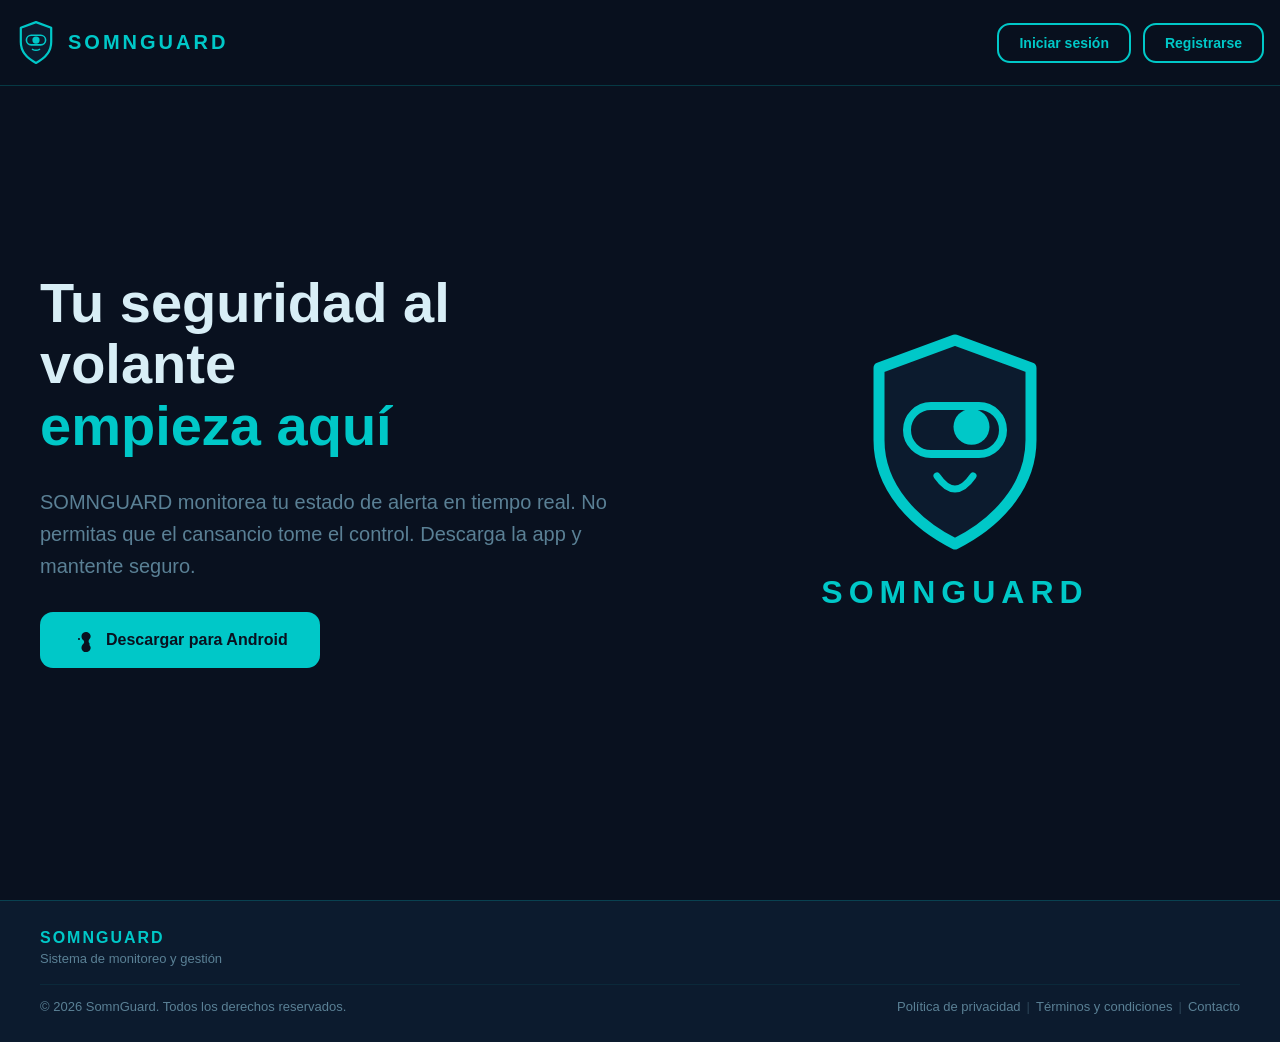
<file: index.html>
<!DOCTYPE html>
<html lang="es">
<head>
    <meta charset="UTF-8" />
    <meta name="viewport" content="width=device-width, initial-scale=1.0" />
    <meta name="description" content="SOMNGUARD - Tu seguridad al volante empieza aquí. Monitoreo de somnolencia en tiempo real." />
    <title>SOMNGUARD - Tu seguridad al volante</title>
    <link rel="stylesheet" href="./css/styles.css"/>
</head>
<body>
    <!-- Header (portal: logo estático; mockup conserva Ir a Admin sin consumo) -->
    <header class="header">
        <div class="logo-header">
            <svg viewBox="0 0 100 112" fill="none" aria-hidden="true">
                <path d="M50 5 L88 19 L88 55 C88 79 70 97 50 107 C30 97 12 79 12 55 L12 19 Z" fill="#0c1b2e" stroke="#00C8C8" stroke-width="5.5" stroke-linejoin="round"></path>
                <rect x="26" y="38" width="48" height="24" rx="12" ry="12" fill="#0c1b2e" stroke="#00C8C8" stroke-width="4"></rect>
                <circle cx="50" cy="50" r="9" fill="#00C8C8"></circle>
                <path d="M41 73 Q50 78 59 73" stroke="#00C8C8" stroke-width="3.5" stroke-linecap="round" fill="none"></path>
            </svg>
            <span class="logo-header-text">SOMNGUARD</span>
        </div>

        <div class="nav-buttons" id="authButtons">
            <button class="btn-nav" onclick="openModal('login')">Iniciar sesión</button>
            <button class="btn-nav" onclick="openModal('register')">Registrarse</button>
        </div>

        <div class="nav-buttons hidden" id="loggedButtons">
            <a href="./admin.html" class="btn-nav" style="text-decoration:none;display:inline-flex;align-items:center">Ir a Admin</a>
            <button class="btn-nav" onclick="logout()">Cerrar sesión</button>
        </div>
    </header>

    <!-- Hero Section (portal: id heroLogo solo animado, header estático) -->
    <section class="hero">
        <div class="hero-content">
            <div class="hero-left">
                <h1 class="hero-title">
                    Tu seguridad al volante
                    <span class="accent">empieza aquí</span>
                </h1>
                <p class="hero-subtitle">
                    SOMNGUARD monitorea tu estado de alerta en tiempo real.
                    No permitas que el cansancio tome el control. Descarga la app y mantente seguro.
                </p>
                <div class="download-buttons">
                    <button class="btn-download" onclick="downloadApp()">
                        <svg width="24" height="24" viewBox="0 0 24 24" fill="currentColor" aria-hidden="true">
                            <path d="M17.523 15.341c-.6-.583-.923-1.337-.923-2.141s.323-1.558.923-2.141c1.123-1.086 1.475-2.74.84-4.177C17.727 5.32 16.198 4.278 14.5 4c-2.012-.328-3.875.72-4.656 2.62-.78 1.9-.23 4.084 1.376 5.46.6.52.96 1.237.96 2.02s-.36 1.5-.96 2.02c-1.607 1.377-2.157 3.56-1.376 5.46.78 1.9 2.643 2.948 4.656 2.62 1.698-.278 3.227-1.32 3.863-2.883.636-1.437.284-3.09-.84-4.176zM7 12c-.552 0-1-.448-1-1s.448-1 1-1 1 .448 1 1-.448 1-1 1z"></path>
                        </svg>
                        Descargar para Android
                    </button>
                </div>
            </div>

            <div class="hero-right">
                <div class="logo-container">
                    <svg id="heroLogo" viewBox="0 0 100 112" fill="none" style="width: 200px; height: 224px;" aria-hidden="true">
                        <defs>
                            <clipPath id="eyeClip">
                                <rect id="pillClip" x="26" y="38" width="48" height="24" rx="12" ry="12"></rect>
                            </clipPath>
                        </defs>
                        <path d="M50 5 L88 19 L88 55 C88 79 70 97 50 107 C30 97 12 79 12 55 L12 19 Z" 
                              fill="#0c1b2e" stroke="#00C8C8" stroke-width="5.5" stroke-linejoin="round"></path>
                        <rect id="pill" x="26" y="38" width="48" height="24" rx="12" ry="12" 
                              fill="#0c1b2e" stroke="#00C8C8" stroke-width="4"></rect>
                        <circle id="pupil" cx="50" cy="50" r="9" fill="#00C8C8" clip-path="url(#eyeClip)"></circle>
                        <path id="mouth" d="M41 73 Q50 78 59 73" stroke="#00C8C8" stroke-width="3.5" 
                              stroke-linecap="round" fill="none"></path>
                    </svg>
                    <div class="brand-name">SOMNGUARD</div>
                </div>
            </div>
        </div>
    </section>

    <!-- Dashboard (inline como portal/src/features/dashboard, oculto hasta login salvo redirect a admin) -->
    <section id="dashboardSection" class="dashboard hidden">
        <div class="dashboard-container">
            <aside class="dashboard-sidebar">
                <div class="dashboard-user">
                    <h2 id="dashboardUserName">Bienvenido</h2>
                    <p id="dashboardUserEmail">usuario@somnguard.com</p>
                </div>
            </aside>

            <div class="dashboard-panel">
                <h2 style="color: var(--text); font-size: 28px;">Panel principal</h2>
                <p style="color: var(--text-muted); margin-top: 8px;">
                    Aquí va tu contenido principal después de iniciar sesión.
                </p>

                <div class="dashboard-cards">
                    <div class="dashboard-card">
                        <h3>Estado del sistema</h3>
                        <p>Conectado y listo para monitorear la somnolencia.</p>
                    </div>
                    <div class="dashboard-card">
                        <h3>Alertas activas</h3>
                        <p>Sin alertas pendientes por ahora.</p>
                    </div>
                    <div class="dashboard-card">
                        <h3>Sesión</h3>
                        <p>Acceso autorizado correctamente.</p>
                    </div>
                </div>

                <div class="dashboard-stats" id="dashboardStatsSection">
                    <div class="summary-row">
                        <div class="summary-item">
                            <span>Somnolencia promedio</span>
                            <strong id="avgSleep">--%</strong>
                        </div>
                        <div class="summary-item">
                            <span>Alertas del mes</span>
                            <strong id="monthAlerts">--</strong>
                        </div>
                        <div class="summary-item">
                            <span>Eventos registrados</span>
                            <strong id="sessionCount">--</strong>
                        </div>
                    </div>

                    <div class="stats-grid">
                        <div class="stats-card">
                            <h3>Somnolencia semanal</h3>
                            <p>Promedio diario de somnolencia detectada durante los últimos 7 días.</p>
                            <div class="chart-wrap">
                                <canvas id="somnolenceChart" class="chart-canvas"></canvas>
                            </div>
                        </div>
                        <div class="stats-card">
                            <h3>Alertas del mes</h3>
                            <p>Resumen de alertas acumuladas en las últimas semanas.</p>
                            <div class="chart-wrap">
                                <canvas id="alertsChart" class="chart-canvas"></canvas>
                            </div>
                        </div>
                    </div>

                    <div class="history-card">
                        <h3>Historial reciente</h3>
                        <p>Últimos eventos generados por el monitoreo web.</p>
                        <div class="history-list" id="historyList"></div>
                    </div>
                </div>
            </div>
        </div>
    </section>

    <!-- Modal Login (portal/src/features/auth/ui/AuthModals — LoginModal) -->
    <div id="loginModal" class="modal" role="dialog" aria-modal="true" aria-label="Iniciar sesión">
        <div class="modal-content">
            <button class="modal-close" onclick="closeModal('login')" aria-label="Cerrar modal">×</button>
            <div class="modal-logo">
                <svg viewBox="0 0 100 112" fill="none" style="width: 80px; height: 90px; margin: 0 auto; display:block" aria-hidden="true">
                    <path d="M50 5 L88 19 L88 55 C88 79 70 97 50 107 C30 97 12 79 12 55 L12 19 Z" fill="#0c1b2e" stroke="#00C8C8" stroke-width="5.5" stroke-linejoin="round"></path>
                    <rect x="26" y="38" width="48" height="24" rx="12" ry="12" fill="#0c1b2e" stroke="#00C8C8" stroke-width="4"></rect>
                    <circle cx="50" cy="50" r="9" fill="#00C8C8"></circle>
                    <path d="M41 73 Q50 78 59 73" stroke="#00C8C8" stroke-width="3.5" stroke-linecap="round" fill="none"></path>
                </svg>
            </div>

            <form id="loginForm" onsubmit="handleLogin(event)" novalidate>
                <div class="demo-hint">
                    <strong>Demo mockup:</strong> admin@somnguard.com / 1234
                    <button type="button" onclick="fillDemoCredentials()" style="margin-top:8px;width:100%;padding:10px;border:2px solid var(--accent);background:transparent;color:var(--accent);border-radius:11px;font-weight:700;cursor:pointer;font-size:13px">Usar credenciales demo</button>
                </div>

                <div class="form-group">
                    <label class="form-label" for="loginEmail">Correo electrónico</label>
                    <input type="email" class="form-input" id="loginEmail" required autocomplete="email" placeholder="usuario@somnguard.com" value="admin@somnguard.com">
                    <div class="field-error" id="loginEmailError" aria-live="polite"></div>
                </div>

                <div class="form-group">
                    <label class="form-label" for="loginPassword">Contraseña</label>
                    <div class="password-wrap">
                        <input type="password" class="form-input" id="loginPassword" required autocomplete="current-password" placeholder="••••••••" value="1234">
                        <button type="button" class="password-toggle" onclick="togglePassword('loginPassword', this)" aria-label="Mostrar contraseña">
                            <svg viewBox="0 0 24 24" fill="none" stroke="currentColor" stroke-width="1.8" stroke-linecap="round" stroke-linejoin="round" aria-hidden="true"><path d="M1 12s4-8 11-8 11 8 11 8-4 8-11 8S1 12 1 12z"></path><circle cx="12" cy="12" r="3.5"></circle></svg>
                        </button>
                    </div>
                    <div class="field-error" id="loginPasswordError" aria-live="polite"></div>
                </div>

                <div id="loginError" class="form-error" style="display: none;" role="alert"></div>
                <button type="submit" class="btn-submit" id="loginBtn">Iniciar sesión</button>
            </form>

            <div class="modal-links">
                <p>
                    <span class="modal-link">¿No tienes cuenta?</span>
                    <button class="modal-link accent" onclick="switchModal('login', 'register')">Regístrate</button>
                </p>
                <p style="margin-top: 10px;">
                    <button class="modal-link accent" onclick="switchModal('login', 'forgot')">¿Olvidaste tu contraseña?</button>
                </p>
            </div>
        </div>
    </div>

    <!-- Modal Register (portal: 6 campos + phone + strength + toggle) -->
    <div id="registerModal" class="modal" role="dialog" aria-modal="true" aria-label="Registrarse">
        <div class="modal-content">
            <button class="modal-close" onclick="closeModal('register')" aria-label="Cerrar modal">×</button>
            <div class="modal-logo">
                <svg viewBox="0 0 100 112" fill="none" style="width: 80px; height: 90px; margin: 0 auto; display:block" aria-hidden="true">
                    <path d="M50 5 L88 19 L88 55 C88 79 70 97 50 107 C30 97 12 79 12 55 L12 19 Z" fill="#0c1b2e" stroke="#00C8C8" stroke-width="5.5" stroke-linejoin="round"></path>
                    <rect x="26" y="38" width="48" height="24" rx="12" ry="12" fill="#0c1b2e" stroke="#00C8C8" stroke-width="4"></rect>
                    <circle cx="50" cy="50" r="9" fill="#00C8C8"></circle>
                    <path d="M41 73 Q50 78 59 73" stroke="#00C8C8" stroke-width="3.5" stroke-linecap="round" fill="none"></path>
                </svg>
            </div>

            <form id="registerForm" onsubmit="handleRegister(event)" novalidate>
                <div class="register-grid">
                    <div class="form-group">
                        <label class="form-label" for="registerFirstName">Nombre</label>
                        <input type="text" class="form-input" id="registerFirstName" required autocomplete="given-name" placeholder="Ej: Susana">
                        <div class="field-error" id="registerFirstNameError"></div>
                    </div>
                    <div class="form-group">
                        <label class="form-label" for="registerLastName">Apellido</label>
                        <input type="text" class="form-input" id="registerLastName" required autocomplete="family-name" placeholder="Ej: Oria">
                        <div class="field-error" id="registerLastNameError"></div>
                    </div>
                </div>

                <div class="form-group">
                    <label class="form-label" for="registerEmail">Correo electrónico</label>
                    <input type="email" class="form-input" id="registerEmail" required autocomplete="email" placeholder="usuario@somnguard.com">
                    <div class="field-error" id="registerEmailError"></div>
                </div>

                <div class="form-group">
                    <label class="form-label" for="registerPhone">Teléfono</label>
                    <input type="tel" class="form-input" id="registerPhone" required autocomplete="tel" placeholder="Ej: +57 3001234567">
                    <div class="field-error" id="registerPhoneError"></div>
                    <div class="field-hint">7-15 dígitos, opcional + al inicio.</div>
                </div>

                <div class="form-group">
                    <label class="form-label" for="registerPassword">Contraseña</label>
                    <div class="password-wrap">
                        <input type="password" class="form-input" id="registerPassword" required autocomplete="new-password" placeholder="Mín. 8 caracteres, mayúscula, número y símbolo">
                        <button type="button" class="password-toggle" onclick="togglePassword('registerPassword', this)" aria-label="Mostrar contraseña">
                            <svg viewBox="0 0 24 24" fill="none" stroke="currentColor" stroke-width="1.8" stroke-linecap="round" stroke-linejoin="round" aria-hidden="true"><path d="M1 12s4-8 11-8 11 8 11 8-4 8-11 8S1 12 1 12z"></path><circle cx="12" cy="12" r="3.5"></circle></svg>
                        </button>
                    </div>
                    <div class="field-error" id="registerPasswordError"></div>
                    <div class="strength" id="registerStrength" aria-hidden="true" style="display:none">
                        <div class="strength-bar"><div class="strength-fill" id="registerStrengthFill"></div></div>
                        <span class="strength-label" id="registerStrengthLabel"></span>
                    </div>
                    <div class="field-hint">8-20 caracteres, mayúscula, minúscula, número y símbolo, sin espacios.</div>
                </div>

                <div class="form-group">
                    <label class="form-label" for="registerPasswordConfirm">Confirmar contraseña</label>
                    <div class="password-wrap">
                        <input type="password" class="form-input" id="registerPasswordConfirm" required autocomplete="new-password" placeholder="Repite la contraseña">
                        <button type="button" class="password-toggle" onclick="togglePassword('registerPasswordConfirm', this)" aria-label="Mostrar contraseña">
                            <svg viewBox="0 0 24 24" fill="none" stroke="currentColor" stroke-width="1.8" stroke-linecap="round" stroke-linejoin="round" aria-hidden="true"><path d="M1 12s4-8 11-8 11 8 11 8-4 8-11 8S1 12 1 12z"></path><circle cx="12" cy="12" r="3.5"></circle></svg>
                        </button>
                    </div>
                    <div class="field-error" id="registerPasswordConfirmError"></div>
                </div>

                <div id="registerError" class="form-error" style="display: none;" role="alert"></div>
                <button type="submit" class="btn-submit" id="registerBtn">Registrarse</button>
            </form>

            <div class="modal-links">
                <p>
                    <span class="modal-link">¿Ya tienes cuenta?</span>
                    <button class="modal-link accent" onclick="switchModal('register', 'login')">Inicia sesión</button>
                </p>
            </div>
        </div>
    </div>

    <!-- Modal Forgot Password (portal) -->
    <div id="forgotModal" class="modal" role="dialog" aria-modal="true" aria-label="Recuperar contraseña">
        <div class="modal-content">
            <button class="modal-close" onclick="closeModal('forgot')" aria-label="Cerrar modal">×</button>
            <div class="modal-logo">
                <svg viewBox="0 0 100 112" fill="none" style="width: 80px; height: 90px; margin: 0 auto; display:block" aria-hidden="true">
                    <path d="M50 5 L88 19 L88 55 C88 79 70 97 50 107 C30 97 12 79 12 55 L12 19 Z" fill="#0c1b2e" stroke="#00C8C8" stroke-width="5.5" stroke-linejoin="round"></path>
                    <rect x="26" y="38" width="48" height="24" rx="12" ry="12" fill="#0c1b2e" stroke="#00C8C8" stroke-width="4"></rect>
                    <circle cx="50" cy="50" r="9" fill="#00C8C8"></circle>
                    <path d="M41 73 Q50 78 59 73" stroke="#00C8C8" stroke-width="3.5" stroke-linecap="round" fill="none"></path>
                </svg>
            </div>

            <form id="forgotForm" onsubmit="handleForgotPassword(event)" novalidate>
                <div class="form-group">
                    <label class="form-label" for="forgotEmail">Correo electrónico</label>
                    <input type="email" class="form-input" id="forgotEmail" required autocomplete="email" placeholder="usuario@somnguard.com">
                    <div class="field-error" id="forgotEmailError"></div>
                    <p style="color: var(--text-muted); font-size: 13px; margin-top: 8px;">
                        Te enviaremos un enlace para restablecer tu contraseña
                    </p>
                </div>

                <div id="forgotError" class="form-error" style="display: none;" role="alert"></div>
                <div id="forgotSuccess" class="form-success" style="display: none;" role="status"></div>
                <button type="submit" class="btn-submit" id="forgotBtn">Enviar enlace</button>
            </form>

            <div class="modal-links">
                <p>
                    <button class="modal-link accent" onclick="switchModal('forgot', 'login')">Volver al inicio de sesión</button>
                </p>
            </div>
        </div>
    </div>

    <!-- Footer (portal/src/shared/ui/Footer) -->
    <footer class="footer">
        <div class="footer-inner">
            <div class="footer-brand">
                <span class="footer-logo">SomnGuard</span>
                <span class="footer-subtitle">Sistema de monitoreo y gestión</span>
            </div>
            <div class="footer-bottom">
                <span>© 2026 SomnGuard. Todos los derechos reservados.</span>
                <nav class="footer-links" aria-label="Enlaces legales">
                    <a href="#" onclick="event.preventDefault()">Política de privacidad</a>
                    <span class="footer-sep" aria-hidden> | </span>
                    <a href="#" onclick="event.preventDefault()">Términos y condiciones</a>
                    <span class="footer-sep" aria-hidden> | </span>
                    <a href="#" onclick="event.preventDefault()">Contacto</a>
                </nav>
            </div>
        </div>
    </footer>

    <div id="toast-root" class="toast-container" aria-live="polite"></div>

    <script src="./js/app.js"></script>
</body>
</html>
</file>
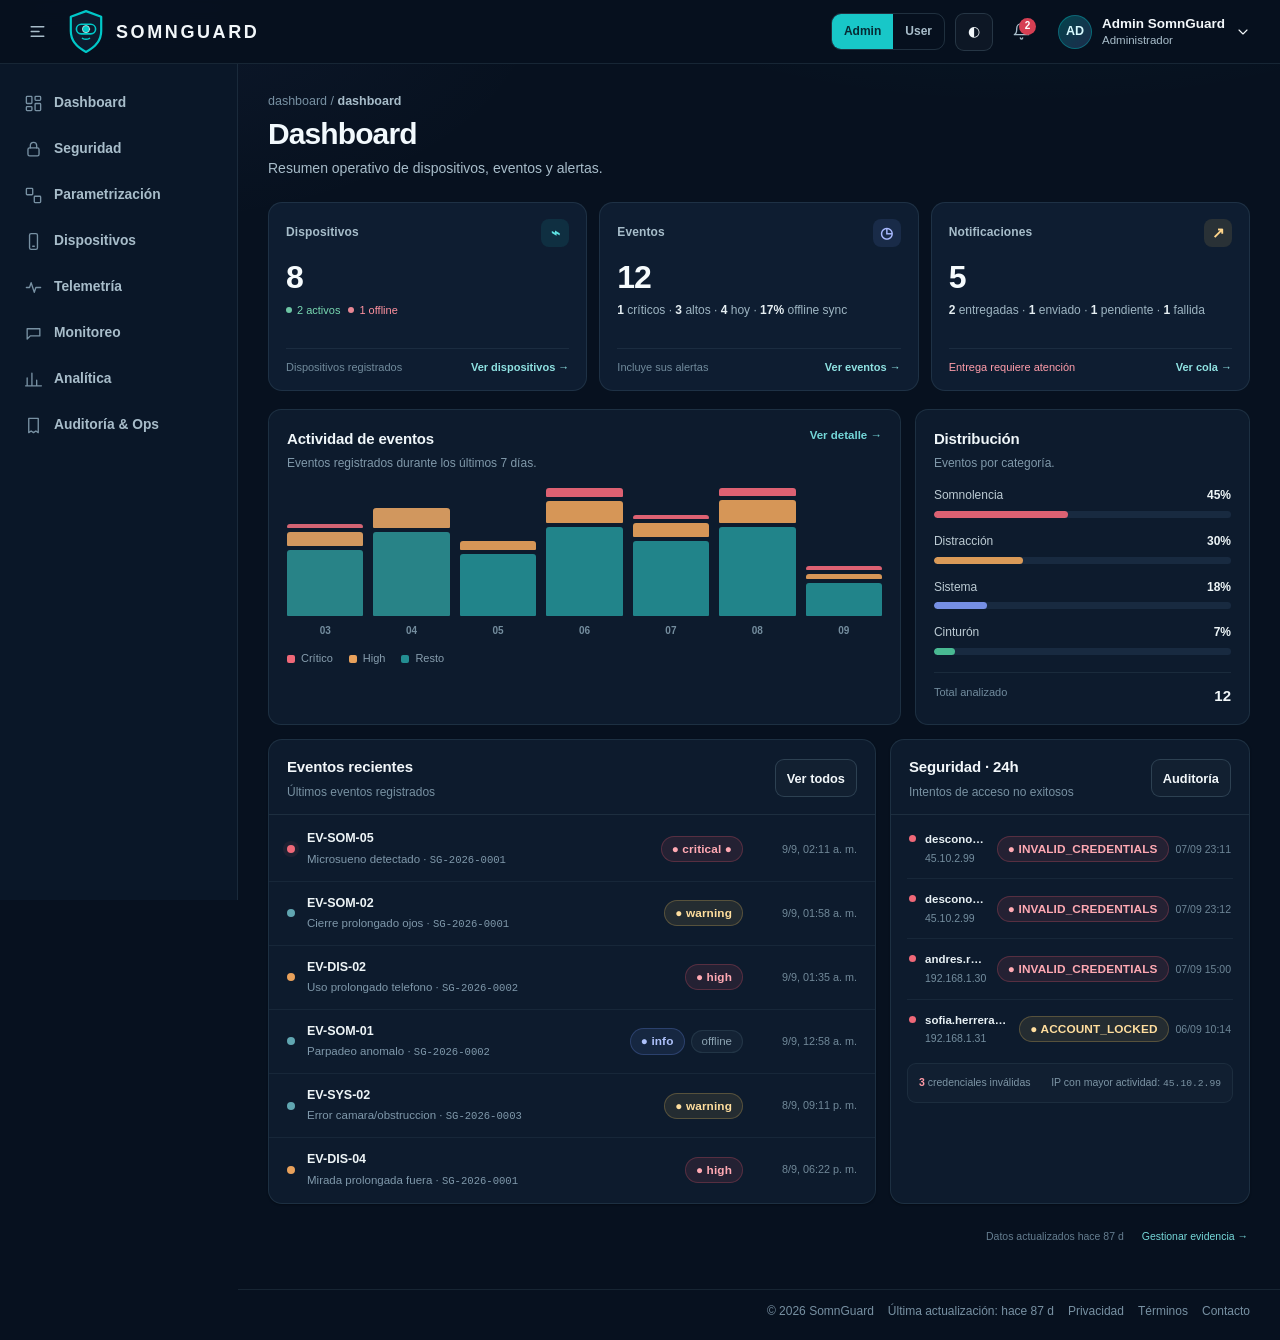
<file: admin.html>
<!DOCTYPE html>
<html lang="es">
<head>
  <meta charset="UTF-8" />
  <meta name="viewport" content="width=device-width, initial-scale=1.0" />
  <title>SOMNGUARD — Administración</title>
  <link rel="stylesheet" href="./css/admin.css" />
</head>
<body>
  <div class="app-shell">
    <a class="sr-only" href="#main-content">Saltar al contenido</a>

    <header class="topbar">
      <div class="topbar-start">
        <button class="icon-btn" data-mobile-nav onclick="SG.toggleMobileNav(true)" aria-label="Abrir navegación">
          <svg viewBox="0 0 24 24"><path d="M4 7h16M4 12h16M4 17h16"></path></svg>
        </button>
        <button class="icon-btn desktop-collapse" onclick="SG.toggleCollapse()" aria-label="Colapsar navegación">
          <svg viewBox="0 0 24 24"><path d="M4 6h16M4 12h10M4 18h16"></path></svg>
        </button>
        <a class="brand" href="#/admin/dashboard">
          <span class="brand-mark" aria-hidden="true">
            <svg viewBox="0 0 100 112" fill="none" style="width:40px;height:45px">
              <path d="M50 5 L88 19 L88 55 C88 79 70 97 50 107 C30 97 12 79 12 55 L12 19 Z" fill="#0c1b2e" stroke="#00C8C8" stroke-width="5.5" stroke-linejoin="round"></path>
              <rect x="26" y="38" width="48" height="24" rx="12" ry="12" fill="#0c1b2e" stroke="#00C8C8" stroke-width="4"></rect>
              <circle cx="50" cy="50" r="9" fill="#00C8C8"></circle>
              <path d="M41 73 Q50 78 59 73" stroke="#00C8C8" stroke-width="3.5" stroke-linecap="round" fill="none"></path>
            </svg>
          </span>
          <span class="brand-copy">
            <strong>SOMNGUARD</strong>
          </span>
        </a>
      </div>
      <div class="topbar-end">
        <div class="role-switch" title="Cambiar vista de rol">
          <button id="roleAdmin" class="role-btn active" onclick="SG.setRole('admin')">Admin</button>
          <button id="roleUser" class="role-btn" onclick="SG.setRole('user')">User</button>
        </div>
        <button class="theme-btn" onclick="SG.toggleTheme()" title="Modo oscuro/claro">◐</button>
        <div style="position:relative">
          <button class="icon-btn bell" id="notifBtn" onclick="SG.toggleNotif(event)" aria-label="Notificaciones">
            <svg viewBox="0 0 24 24"><path d="M6 8a6 6 0 1 1 12 0c0 7 3 8 3 8H3s3-1 3-8"></path><path d="M10.5 20a1.5 1.5 0 0 0 3 0"></path></svg>
            <span class="bell-dot" id="bellDot">3</span>
          </button>
          <div id="notifPanel" class="dropdown hidden" style="width:340px" role="dialog" aria-label="Notificaciones"></div>
        </div>
        <div class="user-menu-wrap">
          <button class="user-trigger" onclick="SG.toggleUserMenu(event)" aria-expanded="false" id="userTrigger">
            <span class="user-avatar" id="userAvatar">AD</span>
            <span class="user-copy"><strong id="userName">Admin SomnGuard</strong><span id="userMeta">Administrador</span></span>
            <svg viewBox="0 0 24 24" style="width:16px;height:16px"><path d="m6 9 6 6 6-6"></path></svg>
          </button>
          <div class="dropdown hidden" id="userMenu"></div>
        </div>
      </div>
    </header>

    <aside class="sidebar" aria-label="Navegación principal">
      <div class="nav-group" data-group="dashboard">
        <p class="sidebar-label">Dashboard</p>
        <button class="nav-group-toggle" onclick="SG.toggleNavGroup(this)" title="Dashboard" aria-label="Módulo Dashboard">
          <svg viewBox="0 0 24 24"><rect x="3" y="3" width="7" height="9" rx="1"></rect><rect x="14" y="3" width="7" height="5" rx="1"></rect><rect x="14" y="12" width="7" height="9" rx="1"></rect><rect x="3" y="16" width="7" height="5" rx="1"></rect></svg>
        <span class="nav-group-title">Dashboard</span></button>
        <nav class="nav">
          <a class="nav-link" data-nav="/admin/dashboard" href="#/admin/dashboard"><svg viewBox="0 0 24 24"><rect x="3" y="3" width="7" height="9" rx="1"></rect><rect x="14" y="3" width="7" height="5" rx="1"></rect><rect x="14" y="12" width="7" height="9" rx="1"></rect><rect x="3" y="16" width="7" height="5" rx="1"></rect></svg><span>Dashboard</span></a>
        </nav>
      </div>
      <div class="nav-group" data-group="security">
        <p class="sidebar-label">Seguridad</p>
        <button class="nav-group-toggle" onclick="SG.toggleNavGroup(this)" title="Seguridad" aria-label="Módulo Seguridad">
          <svg viewBox="0 0 24 24"><rect x="5" y="10" width="14" height="10" rx="2"></rect><path d="M8 10V7a4 4 0 0 1 8 0v3"></path></svg>
        <span class="nav-group-title">Seguridad</span></button>
        <nav class="nav">
          <a class="nav-link" data-nav="/admin/users" href="#/admin/users"><svg viewBox="0 0 24 24"><circle cx="9" cy="8" r="3.5"></circle><path d="M2.5 20a6.5 6.5 0 0 1 13 0"></path><path d="M16 4.5a3.5 3.5 0 0 1 0 7M21.5 20a6.5 6.5 0 0 0-4.5-6.2"></path></svg><span>Usuarios</span></a>
          <a class="nav-link" data-nav="/admin/roles" href="#/admin/roles"><svg viewBox="0 0 24 24"><rect x="5" y="10" width="14" height="10" rx="2"></rect><path d="M8 10V7a4 4 0 0 1 8 0v3"></path></svg><span>Roles</span></a>
          <a class="nav-link" data-nav="/admin/permissions" href="#/admin/permissions"><svg viewBox="0 0 24 24"><circle cx="12" cy="12" r="3"></circle><path d="M12 2v4M12 18v4M2 12h4M18 12h4"></path></svg><span>Permisos · matriz</span></a>
          <a class="nav-link" data-nav="/admin/sessions" href="#/admin/sessions"><svg viewBox="0 0 24 24"><rect x="3" y="5" width="18" height="14" rx="2"></rect><path d="M3 10h18"></path></svg><span>Sesiones</span></a>
          <a class="nav-link" data-nav="/admin/password-resets" href="#/admin/password-resets"><svg viewBox="0 0 24 24"><path d="M12 3v10M12 17.5v.5"></path><circle cx="12" cy="12" r="9"></circle></svg><span>Resets password</span></a>
          <a class="nav-link" data-nav="/admin/email-verifications" href="#/admin/email-verifications"><svg viewBox="0 0 24 24"><rect x="3" y="5" width="18" height="14" rx="2"></rect><path d="m3 7 9 6 9-6"></path></svg><span>Verificaciones email</span></a>
          <a class="nav-link" data-nav="/admin/login-audit" href="#/admin/login-audit"><svg viewBox="0 0 24 24"><path d="M4 6h16M4 12h16M4 18h10"></path></svg><span>Auditoría login</span></a>
        </nav>
      </div>
      <div class="nav-group" data-group="catalog">
        <p class="sidebar-label">Parametrización</p>
        <button class="nav-group-toggle" onclick="SG.toggleNavGroup(this)" title="Parametrización" aria-label="Módulo Parametrización">
          <svg viewBox="0 0 24 24"><rect x="3" y="3" width="8" height="8" rx="1"></rect><rect x="13" y="13" width="8" height="8" rx="1"></rect></svg>
        <span class="nav-group-title">Parametrización</span></button>
        <nav class="nav">
          <a class="nav-link" data-nav="/admin/catalog/event-categories" href="#/admin/catalog/event-categories"><svg viewBox="0 0 24 24"><rect x="3" y="3" width="8" height="8" rx="1"></rect><rect x="13" y="13" width="8" height="8" rx="1"></rect></svg><span>Categorías</span></a>
          <a class="nav-link" data-nav="/admin/catalog/severities" href="#/admin/catalog/severities"><svg viewBox="0 0 24 24"><path d="M12 3 2 20h20L12 3Z"></path></svg><span>Severidades</span></a>
          <a class="nav-link" data-nav="/admin/catalog/media-types" href="#/admin/catalog/media-types"><svg viewBox="0 0 24 24"><rect x="3" y="5" width="18" height="14" rx="2"></rect><circle cx="9" cy="10" r="1.6"></circle><path d="m5 18 5-5 3 3 3-3 3 3"></path></svg><span>Tipos media</span></a>
          <a class="nav-link" data-nav="/admin/catalog/sound-patterns" href="#/admin/catalog/sound-patterns"><svg viewBox="0 0 24 24"><path d="M4 10v4M8 7v10M12 4v16M16 7v10M20 10v4"></path></svg><span>Patrones sonido</span></a>
          <a class="nav-link" data-nav="/admin/catalog/event-types" href="#/admin/catalog/event-types"><svg viewBox="0 0 24 24"><path d="M4 5h16v14H4z"></path><path d="M8 9h8M8 13h8M8 17h5"></path></svg><span>Tipos evento</span></a>
          <a class="nav-link" data-nav="/admin/catalog/statuses" href="#/admin/catalog/statuses"><svg viewBox="0 0 24 24"><circle cx="6" cy="6" r="2.5"></circle><circle cx="18" cy="18" r="2.5"></circle><path d="M8 7l8 10"></path></svg><span>Estados</span></a>
          <a class="nav-link" data-nav="/admin/catalog/transitions" href="#/admin/catalog/transitions"><svg viewBox="0 0 24 24"><circle cx="5" cy="12" r="2.5"></circle><circle cx="19" cy="12" r="2.5"></circle><path d="M7.5 12h9M15 9.5 17.5 12 15 14.5"></path></svg><span>Transiciones</span></a>
        </nav>
      </div>
      <div class="nav-group" data-group="devices">
        <p class="sidebar-label">Dispositivos</p>
        <button class="nav-group-toggle" onclick="SG.toggleNavGroup(this)" title="Dispositivos" aria-label="Módulo Dispositivos">
          <svg viewBox="0 0 24 24"><rect x="7" y="2" width="10" height="20" rx="2"></rect><path d="M11 18h2"></path></svg>
        <span class="nav-group-title">Dispositivos</span></button>
        <nav class="nav">
          <a class="nav-link" data-nav="/admin/devices" href="#/admin/devices"><svg viewBox="0 0 24 24"><rect x="7" y="2" width="10" height="20" rx="2"></rect><path d="M11 18h2"></path></svg><span>Dispositivos</span></a>
          <a class="nav-link" data-nav="/admin/assignments" href="#/admin/assignments"><svg viewBox="0 0 24 24"><path d="M8 7h13M8 12h13M8 17h13"></path><circle cx="4" cy="7" r="1.3"></circle><circle cx="4" cy="12" r="1.3"></circle><circle cx="4" cy="17" r="1.3"></circle></svg><span>Asignaciones</span></a>
          <a class="nav-link" data-nav="/admin/device-configs" href="#/admin/device-configs"><svg viewBox="0 0 24 24"><circle cx="12" cy="12" r="3"></circle><path d="M19.4 15a1.7 1.7 0 0 0 .3 1.9l.1.1-2.8 2.8-.1-.1a1.7 1.7 0 0 0-1.9-.3 1.7 1.7 0 0 0-1 1.6v.2h-4V21a1.7 1.7 0 0 0-1-1.6 1.7 1.7 0 0 0-1.9.3l-.1.1L4.2 17l.1-.1A1.7 1.7 0 0 0 4.6 15 1.7 1.7 0 0 0 3 14H2.8v-4H3a1.7 1.7 0 0 0 1.6-1 1.7 1.7 0 0 0-.3-1.9L4.2 7 7 4.2l.1.1A1.7 1.7 0 0 0 9 4.6a1.7 1.7 0 0 0 1-1.6v-.2h4V3a1.7 1.7 0 0 0 1 1.6 1.7 1.7 0 0 0 1.9-.3l.1-.1L19.8 7l-.1.1a1.7 1.7 0 0 0-.3 1.9 1.7 1.7 0 0 0 1.6 1h.2v4H21a1.7 1.7 0 0 0-1.6 1Z"></path></svg><span>Configs</span></a>
          <a class="nav-link" data-nav="/admin/provisioning-tokens" href="#/admin/provisioning-tokens"><svg viewBox="0 0 24 24"><path d="M12 3v18M5 8l7-5 7 5M5 16l7 5 7-5"></path></svg><span>Tokens provisioning</span></a>
          <a class="nav-link" data-nav="/admin/provisioning-audit" href="#/admin/provisioning-audit"><svg viewBox="0 0 24 24"><path d="M4 6h16M4 12h16M4 18h10"></path></svg><span>Audit provisioning</span></a>
        </nav>
      </div>
      <div class="nav-group" data-group="telemetry">
        <p class="sidebar-label">Telemetría</p>
        <button class="nav-group-toggle" onclick="SG.toggleNavGroup(this)" title="Telemetría" aria-label="Módulo Telemetría">
          <svg viewBox="0 0 24 24"><path d="M3 12h4l2-6 4 12 2-6h6"></path></svg>
        <span class="nav-group-title">Telemetría</span></button>
        <nav class="nav">
          <a class="nav-link" data-nav="/admin/events" href="#/admin/events"><svg viewBox="0 0 24 24"><path d="M3 12h4l2-6 4 12 2-6h6"></path></svg><span>Eventos</span></a>
          <a class="nav-link" data-nav="/admin/evidence" href="#/admin/evidence"><svg viewBox="0 0 24 24"><rect x="3" y="5" width="18" height="14" rx="2"></rect><circle cx="9" cy="10" r="1.6"></circle></svg><span>Evidencias</span></a>
          <a class="nav-link" data-nav="/admin/alerts" href="#/admin/alerts"><svg viewBox="0 0 24 24"><path d="M6 8a6 6 0 1 1 12 0c0 7 3 8 3 8H3s3-1 3-8"></path><path d="M10.5 20a1.5 1.5 0 0 0 3 0"></path></svg><span>Alertas edge</span></a>
        </nav>
      </div>
      <div class="nav-group" data-group="monitoring">
        <p class="sidebar-label">Monitoreo</p>
        <button class="nav-group-toggle" onclick="SG.toggleNavGroup(this)" title="Monitoreo" aria-label="Módulo Monitoreo">
          <svg viewBox="0 0 24 24"><path d="M4 6h16v9H8l-4 4V6Z"></path></svg>
        <span class="nav-group-title">Monitoreo</span></button>
        <nav class="nav">
          <a class="nav-link" data-nav="/admin/notifications" href="#/admin/notifications"><svg viewBox="0 0 24 24"><path d="M4 6h16v9H8l-4 4V6Z"></path></svg><span>Notificaciones</span></a>
        </nav>
      </div>
      <div class="nav-group" data-group="analytics">
        <p class="sidebar-label">Analítica</p>
        <button class="nav-group-toggle" onclick="SG.toggleNavGroup(this)" title="Analítica" aria-label="Módulo Analítica">
          <svg viewBox="0 0 24 24"><path d="M4 20V10M10 20V4M16 20v-7M22 20H2"></path></svg>
        <span class="nav-group-title">Analítica</span></button>
        <nav class="nav">
          <a class="nav-link" data-nav="/admin/analytics-timeline" href="#/admin/analytics-timeline"><svg viewBox="0 0 24 24"><path d="M4 18V8M10 18V4M16 18v-8M22 18H2"></path></svg><span>Timeline</span></a>
          <a class="nav-link" data-nav="/admin/analytics-metrics" href="#/admin/analytics-metrics"><svg viewBox="0 0 24 24"><path d="M4 20V10M10 20V4M16 20v-7M22 20H2"></path></svg><span>Métricas</span></a>
          <a class="nav-link" data-nav="/admin/reports" href="#/admin/reports"><svg viewBox="0 0 24 24"><path d="M6 3h9l4 4v14H6V3Z"></path><path d="M9 12h7M9 16h7"></path></svg><span>Reportes + IA</span></a>
        </nav>
      </div>
      <div class="nav-group" data-group="audit-ops">
        <p class="sidebar-label">Auditoría &amp; Ops</p>
        <button class="nav-group-toggle" onclick="SG.toggleNavGroup(this)" title="Auditoría &amp; Ops" aria-label="Módulo Auditoría y Ops">
          <svg viewBox="0 0 24 24"><path d="M6 3h12v18l-3-2-3 2-3-2-3 2V3Z"></path></svg>
        <span class="nav-group-title">Auditoría &amp; Ops</span></button>
        <nav class="nav">
          <a class="nav-link" data-nav="/admin/audit" href="#/admin/audit"><svg viewBox="0 0 24 24"><path d="M6 3h12v18l-3-2-3 2-3-2-3 2V3Z"></path></svg><span>Auditoría global</span></a>
          <a class="nav-link" data-nav="/admin/observability" href="#/admin/observability"><svg viewBox="0 0 24 24"><circle cx="12" cy="12" r="8"></circle><circle cx="12" cy="12" r="2"></circle></svg><span>Observabilidad</span></a>
          <a class="nav-link" data-nav="/admin/settings" href="#/admin/settings"><svg viewBox="0 0 24 24"><circle cx="12" cy="12" r="3"></circle><path d="M12 2v4M12 18v4M2 12h4M18 12h4"></path></svg><span>Settings</span></a>
        </nav>
      </div>
    </aside>
    <button class="sidebar-backdrop" aria-label="Cerrar navegación" onclick="SG.toggleMobileNav(false)"></button>

    <main class="main-area" id="main-content">
      <div class="content" id="app"><!-- render por JS --></div>
      <footer class="app-foot" id="appFoot"></footer>
    </main>
  </div>

  <div id="modal-root"></div>
  <div id="toast-root"></div>
  <div id="drawer-root"></div>
  <div id="cmdk-root"></div>

  <script src="./js/seed.js"></script>
  <script src="./js/admin-core.js"></script>
  <script src="./js/views-dashboard.js"></script>
  <script src="./js/views-security.js"></script>
  <script src="./js/views-catalog.js"></script>
  <script src="./js/views-devices.js"></script>
  <script src="./js/views-telemetry.js"></script>
  <script src="./js/views-ops.js"></script>
</body>
</html>
</file>
<file: css/styles.css>
* {
  margin: 0;
  padding: 0;
  box-sizing: border-box;
}

:root {
  --bg-primary: #09111f;
  --bg-surface: #0c1b2e;
  --bg-input: #0e2236;
  --bg-input-focused: #112840;
  --border: rgba(0, 200, 200, 0.22);
  --border-focused: #00C8C8;
  --accent: #00C8C8;
  --accent-light: rgba(0, 200, 200, 0.12);
  --text: #d8eef6;
  --text-muted: #5a8095;
  --error: #ff5555;
  --placeholder: #3a6070;
  --radius-input: 11px;
  --radius-button: 13px;
}

html { height: 100%; }
body {
  font-family: -apple-system, BlinkMacSystemFont, 'Segoe UI', 'Helvetica Neue', Arial, sans-serif;
  background: var(--bg-primary);
  color: var(--text);
  overflow-x: hidden;
  min-height: 100%;
  display: flex;
  flex-direction: column;
}
#root {
  flex: 1;
  display: flex;
  flex-direction: column;
  min-height: 100vh;
  min-height: 100dvh;
}
.hero,
.dashboard,
.verify-page {
  flex: 1 0 auto;
}

.hidden {
  display: none !important;
}

/* Header */
.header {
  position: fixed;
  top: 0;
  left: 0;
  right: 0;
  padding: 20px 40px;
  display: flex;
  justify-content: space-between;
  align-items: center;
  background: rgba(9, 17, 31, 0.95);
  backdrop-filter: blur(10px);
  z-index: 100;
  border-bottom: 1px solid var(--border);
}

.logo-header {
  display: flex;
  align-items: center;
  gap: 12px;
}

.logo-header svg {
  width: 40px;
  height: 45px;
}

.logo-header-text {
  font-size: 20px;
  font-weight: 800;
  letter-spacing: 3px;
  color: var(--accent);
}

.nav-buttons {
  display: flex;
  gap: 12px;
  align-items: center;
}

.btn-nav {
  padding: 10px 20px;
  border: 2px solid var(--accent);
  background: transparent;
  color: var(--accent);
  border-radius: var(--radius-button);
  font-weight: 600;
  cursor: pointer;
  transition: all 0.3s ease;
  font-size: 14px;
}

.btn-nav:hover {
  background: var(--accent);
  color: var(--bg-primary);
  transform: translateY(-2px);
}

/* Hero Section */
.hero {
  min-height: 100vh;
  display: flex;
  align-items: center;
  justify-content: center;
  padding: 100px 40px 60px;
  position: relative;
  overflow: hidden;
  isolation: isolate;
}

.hero::before {
  display: none;
}

.hero-content {
  max-width: 1200px;
  width: 100%;
  display: grid;
  grid-template-columns: 1fr 1fr;
  gap: 60px;
  align-items: center;
  position: relative;
  z-index: 1;
}

.hero-left {
  display: flex;
  flex-direction: column;
  gap: 30px;
}

.hero-title {
  font-size: 56px;
  font-weight: 800;
  line-height: 1.1;
  color: var(--text);
}

.hero-title .accent {
  color: var(--accent);
  display: block;
}

.hero-subtitle {
  font-size: 20px;
  color: var(--text-muted);
  line-height: 1.6;
}

.download-buttons {
  display: flex;
  gap: 16px;
  flex-wrap: wrap;
}

.btn-download {
  padding: 16px 32px;
  border: none;
  background: var(--accent);
  color: var(--bg-primary);
  border-radius: var(--radius-button);
  font-weight: 700;
  font-size: 16px;
  cursor: pointer;
  transition: all 0.3s ease;
  display: flex;
  align-items: center;
  gap: 10px;
}

.btn-download:hover {
  background: #00e5e5;
  transform: translateY(-3px);
  box-shadow: 0 10px 30px rgba(0, 200, 200, 0.3);
}

.hero-right {
  display: flex;
  justify-content: center;
  align-items: center;
}

.logo-container {
  display: flex;
  flex-direction: column;
  align-items: center;
  gap: 20px;
}

.brand-name {
  font-size: 32px;
  font-weight: 800;
  letter-spacing: 6px;
  color: var(--accent);
}

/* Modal */
.modal {
  display: none;
  position: fixed;
  top: 0;
  left: 0;
  right: 0;
  bottom: 0;
  background: rgba(0, 0, 0, 0.85);
  backdrop-filter: blur(5px);
  z-index: 1000;
  justify-content: center;
  align-items: center;
  padding: 20px;
}

.modal.active {
  display: flex;
  animation: fadeIn 0.3s ease;
}

@keyframes fadeIn {
  from { opacity: 0; }
  to { opacity: 1; }
}

.modal-content {
  background: var(--bg-surface);
  border-radius: 16px;
  padding: 40px;
  max-width: 420px;
  width: 100%;
  border: 2px solid var(--border);
  animation: slideUp 0.3s ease;
  position: relative;
  max-height: 90vh;
  overflow-y: auto;
  scrollbar-width: thin;
  scrollbar-color: var(--border) transparent;
}

.modal-content::-webkit-scrollbar { width: 6px; }
.modal-content::-webkit-scrollbar-thumb { background: var(--border); border-radius: 999px; }

@keyframes slideUp {
  from { transform: translateY(30px); opacity: 0; }
  to { transform: translateY(0); opacity: 1; }
}

.modal-close {
  position: absolute;
  top: 15px;
  right: 15px;
  width: 30px;
  height: 30px;
  border: none;
  background: transparent;
  color: var(--text-muted);
  font-size: 24px;
  cursor: pointer;
  transition: color 0.3s;
  line-height: 1;
  display: flex;
  align-items: center;
  justify-content: center;
}

.modal-close:hover {
  color: var(--accent);
}

.modal-logo {
  text-align: center;
  margin-bottom: 30px;
}

.form-group {
  margin-bottom: 14px;
}

.form-label {
  display: block;
  margin-bottom: 8px;
  color: var(--text);
  font-weight: 600;
  font-size: 14px;
}

.form-input {
  width: 100%;
  padding: 14px 16px;
  background: var(--bg-input);
  border: 2px solid var(--border);
  border-radius: var(--radius-input);
  color: var(--text);
  font-size: 15px;
  transition: all 0.3s ease;
}

.form-input::placeholder {
  color: var(--placeholder);
}

.form-input:focus {
  outline: none;
  border-color: var(--border-focused);
  background: var(--bg-input-focused);
}

.form-input.input-invalid {
  border-color: var(--error) !important;
  background: rgba(255, 85, 85, 0.06) !important;
}
.form-input.input-valid {
  border-color: rgba(0, 200, 200, 0.45);
}

.form-error,
.field-error {
  color: var(--error);
  font-size: 13px;
  margin-top: 4px;
  min-height: 0;
  line-height: 1.35;
}
.field-error:empty,
.form-error:empty {
  display: none;
  margin: 0;
  min-height: 0;
}
.field-hint {
  color: var(--text-muted);
  font-size: 12px;
  margin-top: 3px;
  line-height: 1.35;
}
.field-hint:empty { display: none; }

.btn-submit {
  width: 100%;
  padding: 14px;
  border: none;
  background: var(--accent);
  color: var(--bg-primary);
  border-radius: var(--radius-button);
  font-weight: 700;
  font-size: 16px;
  cursor: pointer;
  transition: all 0.3s ease;
  margin-top: 10px;
  display: inline-flex;
  align-items: center;
  justify-content: center;
  gap: 8px;
}

.btn-submit:hover:not(:disabled) {
  background: #00e5e5;
  transform: translateY(-2px);
}

.btn-submit:disabled {
  opacity: 0.6;
  cursor: not-allowed;
  transform: none;
}

.btn-submit .spinner {
  width: 16px;
  height: 16px;
  border: 2px solid rgba(9,17,31,0.3);
  border-top-color: var(--bg-primary);
  border-radius: 50%;
  animation: spin 0.8s linear infinite;
}
@keyframes spin { to { transform: rotate(360deg); } }

.modal-links {
  text-align: center;
  margin-top: 20px;
}

.modal-link {
  color: var(--text-muted);
  font-size: 14px;
  text-decoration: none;
  transition: color 0.3s;
  cursor: pointer;
  background: none;
  border: none;
  font: inherit;
}

.modal-link:hover {
  color: var(--accent);
  text-decoration: underline;
}

.modal-link.accent {
  color: var(--accent);
  font-weight: 600;
}

/* Password field with toggle */
.password-wrap {
  position: relative;
}
.password-wrap .form-input {
  padding-right: 44px;
}
.password-toggle {
  position: absolute;
  right: 10px;
  top: 50%;
  transform: translateY(-50%);
  background: transparent;
  border: none;
  color: var(--text-muted);
  cursor: pointer;
  width: 28px;
  height: 28px;
  display: flex;
  align-items: center;
  justify-content: center;
  border-radius: 6px;
  transition: color 0.2s, background 0.2s;
}
.password-toggle:hover {
  color: var(--accent);
  background: rgba(0,200,200,0.08);
}
.password-toggle svg { width: 18px; height: 18px; }

/* Strength meter */
.strength {
  margin-top: 4px;
  display: flex;
  gap: 6px;
  align-items: center;
}
.strength-bar {
  flex: 1;
  height: 4px;
  border-radius: 999px;
  background: rgba(255,255,255,0.08);
  overflow: hidden;
}
.strength-fill {
  height: 100%;
  width: 0%;
  transition: width 0.3s ease, background 0.3s ease;
  border-radius: inherit;
}
.strength-label {
  font-size: 12px;
  color: var(--text-muted);
  min-width: 70px;
  text-align: right;
}

/* Register form grid — 2 col en PC, 1 col en móvil */
.register-grid {
  display: grid;
  grid-template-columns: 1fr 1fr;
  gap: 8px;
  margin-bottom: 0;
}
.register-grid .form-group {
  min-width: 0;
  margin-bottom: 0;
}

/* OTP 6 dígitos — verificación email */
.otp-grid {
  display: grid;
  grid-template-columns: repeat(6, 1fr);
  gap: 8px;
  margin-top: 4px;
}
.otp-input {
  text-align: center;
  font-size: 20px;
  font-weight: 700;
  letter-spacing: 1px;
  padding: 12px 4px !important;
  height: 52px;
}
.otp-input:focus {
  border-color: var(--accent) !important;
  box-shadow: 0 0 0 3px rgba(0,200,200,0.15);
}

/* Dashboard */
.dashboard {
  min-height: 100vh;
  padding: 120px 40px 60px;
  background: var(--bg-primary);
}

.dashboard-container {
  max-width: 1200px;
  margin: 0 auto;
  display: grid;
  grid-template-columns: 280px 1fr;
  gap: 24px;
}

.dashboard-sidebar{
  background: var(--bg-surface);
  border: 2px solid var(--border);
  border-radius: 18px;
  padding: 24px;
  height: fit-content;
  position: sticky;
  top: 90px;
}
.dashboard-panel {
  background: var(--bg-surface);
  border: 2px solid var(--border);
  border-radius: 18px;
  padding: 24px;
}

.dashboard-user {
  display: flex;
  flex-direction: column;
  gap: 8px;
  margin-bottom: 20px;
}

.dashboard-user h2 {
  font-size: 20px;
  color: var(--accent);
  word-break: break-word;
}

.dashboard-user p {
  color: var(--text-muted);
  font-size: 14px;
  word-break: break-all;
}

.dashboard-cards {
  display: grid;
  grid-template-columns: repeat(auto-fit, minmax(180px, 1fr));
  gap: 16px;
  margin-top: 20px;
}

.dashboard-card {
  background: var(--bg-input);
  border: 1px solid var(--border);
  border-radius: 16px;
  padding: 18px;
}

.dashboard-card h3 {
  color: var(--accent);
  font-size: 16px;
  margin-bottom: 8px;
}

.dashboard-card p {
  color: var(--text-muted);
  font-size: 14px;
  line-height: 1.5;
}

.dashboard-stats {
  margin-top: 20px;
  display: grid;
  gap: 18px;
}

.stats-grid {
  display: grid;
  grid-template-columns: repeat(auto-fit, minmax(220px, 1fr));
  gap: 16px;
}

.stats-card,
.history-card {
  background: var(--bg-input);
  border: 1px solid var(--border);
  border-radius: 16px;
  padding: 18px;
}

.stats-card h3,
.history-card h3 {
  color: var(--accent);
  font-size: 16px;
  margin-bottom: 8px;
}

.stats-card p,
.history-card p {
  color: var(--text-muted);
  font-size: 14px;
  line-height: 1.5;
  margin-bottom: 12px;
}

.summary-row {
  display: grid;
  grid-template-columns: repeat(auto-fit, minmax(150px, 1fr));
  gap: 12px;
}

.summary-item {
  background: rgba(0, 200, 200, 0.05);
  border: 1px solid var(--border);
  border-radius: 14px;
  padding: 14px;
}

.summary-item span {
  display: block;
  color: var(--text-muted);
  font-size: 12px;
  margin-bottom: 6px;
}

.summary-item strong {
  color: var(--text);
  font-size: 22px;
}

.chart-wrap {
  width: 100%;
  height: 220px;
}

.chart-canvas {
  width: 100%;
  height: 220px;
  display: block;
}

.history-list {
  display: grid;
  gap: 10px;
}

.history-item {
  display: flex;
  justify-content: space-between;
  gap: 12px;
  align-items: center;
  border: 1px solid var(--border);
  border-radius: 14px;
  padding: 12px 14px;
  background: rgba(255, 255, 255, 0.02);
}

.history-meta strong {
  display: block;
  color: var(--text);
  font-size: 14px;
  margin-bottom: 4px;
}

.history-meta span {
  color: var(--text-muted);
  font-size: 12px;
}

.badge {
  flex-shrink: 0;
  border-radius: 999px;
  padding: 6px 10px;
  font-size: 12px;
  font-weight: 700;
  border: 1px solid var(--border);
  color: var(--accent);
  background: rgba(0, 200, 200, 0.08);
}

/* Toast */
.toast-container {
  position: fixed;
  bottom: 20px;
  right: 20px;
  z-index: 2000;
  display: flex;
  flex-direction: column;
  gap: 10px;
  pointer-events: none;
}
.toast {
  pointer-events: auto;
  background: var(--bg-surface);
  border: 1px solid var(--border);
  border-left: 3px solid var(--accent);
  color: var(--text);
  padding: 14px 16px;
  border-radius: 12px;
  font-size: 14px;
  min-width: 260px;
  max-width: 360px;
  box-shadow: 0 10px 30px rgba(0,0,0,0.4);
  animation: toastIn 0.3s ease;
  display: flex;
  gap: 10px;
  align-items: flex-start;
}
.toast.error { border-left-color: var(--error); }
.toast.success { border-left-color: var(--accent); }
.toast-title { font-weight: 700; font-size: 13px; margin-bottom: 2px; }
.toast-msg { color: var(--text-muted); font-size: 13px; line-height: 1.4; }
.toast-close {
  margin-left: auto;
  background: transparent;
  border: none;
  color: var(--text-muted);
  cursor: pointer;
  font-size: 18px;
  line-height: 1;
}
@keyframes toastIn { from { transform: translateY(10px); opacity: 0; } to { transform: translateY(0); opacity: 1; } }
@keyframes toastOut { from { opacity: 1; } to { opacity: 0; transform: translateY(5px); } }

/* Success inline */
.form-success {
  color: var(--accent);
  font-size: 13px;
  margin-top: 8px;
  background: rgba(0,200,200,0.08);
  border: 1px solid var(--border);
  padding: 10px 12px;
  border-radius: 10px;
}

/* Demo hint inside login (mockup-only helper) */
.demo-hint {
  background: var(--accent-light);
  border: 1px solid var(--border);
  border-radius: 11px;
  padding: 12px 14px;
  margin-bottom: 18px;
  font-size: 13px;
  color: var(--text-muted);
  line-height: 1.5;
}
.demo-hint strong { color: var(--accent); }

/* ========== Responsive total — PC / Tablet / Móvil ========== */
@media (max-width: 1200px) {
  .hero-content { gap: 40px; }
  .dashboard-container { max-width: 1000px; gap: 20px; }
}
@media (max-width: 1024px) {
  .hero { padding: 100px 32px 60px; }
  .dashboard { padding: 110px 32px 50px; }
}
@media (max-width: 968px) {
  .hero { padding: 90px 24px 50px; min-height: auto; }
  .hero-content {
    display: flex;
    flex-direction: column;
    text-align: center;
    gap: 28px;
  }
  .hero-right { order: 1; }
  .hero-left { order: 2; align-items: center; }
  .hero-title { font-size: 42px; line-height: 1.15; }
  .hero-subtitle { max-width: 600px; margin: 0 auto; }
  .download-buttons { justify-content: center; }
  .logo-container svg { width: 180px !important; height: auto !important; }
  .header { padding: 14px 20px; padding-top: calc(14px + env(safe-area-inset-top, 0px)); }
  .logo-header-text { font-size: 16px; letter-spacing: 2px; }
  .nav-buttons { gap: 8px; }
  .btn-nav { padding: 8px 14px; font-size: 12px; min-height: 38px; }
  .dashboard-container { grid-template-columns: 1fr; }
  .dashboard-sidebar { position: static; }
  .dashboard-panel { padding: 20px; }
  .stats-grid { grid-template-columns: 1fr 1fr; }
}
@media (max-width: 768px) {
  .header { flex-wrap: wrap; gap: 10px; }
  .hero { padding: 88px 20px 40px; }
  .hero-title { font-size: 36px; }
  .hero-subtitle { font-size: 17px; }
  .brand-name { font-size: 26px; letter-spacing: 4px; }
  .dashboard { padding: 96px 20px 40px; }
  .dashboard-cards { grid-template-columns: 1fr 1fr; }
  .summary-row { grid-template-columns: 1fr 1fr; }
  .stats-grid { grid-template-columns: 1fr; }
  .chart-wrap, .chart-canvas { height: 200px; }
  .modal { padding: 16px; padding-top: calc(16px + env(safe-area-inset-top, 0px)); }
  .modal-content { max-width: 420px; }
}
@media (max-width: 640px) {
  .header { padding: 12px 16px; padding-top: calc(12px + env(safe-area-inset-top, 0px)); }
  .logo-header { gap: 8px; }
  .logo-header svg { width: 32px !important; height: 36px !important; }
  .logo-header-text { font-size: 15px; letter-spacing: 2px; }
  .btn-nav { padding: 9px 14px; font-size: 13px; min-height: 40px; }
  .hero { padding: 82px 16px 36px; }
  .hero-title { font-size: 28px; line-height: 1.2; }
  .hero-subtitle { font-size: 15px; line-height: 1.5; }
  .download-buttons { flex-direction: column; width: 100%; }
  .btn-download { width: 100%; justify-content: center; padding: 14px 20px; font-size: 15px; min-height: 48px; }
  .logo-container svg { width: 160px !important; height: auto !important; }
  .brand-name { font-size: 22px; letter-spacing: 3px; }
  .modal { padding: 12px; }
  .modal-content {
    padding: 28px 18px;
    max-width: 100%;
    margin: 10px;
    border-radius: 14px;
    max-height: calc(100dvh - 24px);
    max-height: calc(100vh - 24px);
  }
  .form-input { padding: 13px 14px; font-size: 16px; }
  .btn-submit { min-height: 48px; }
  .dashboard { padding: 84px 14px 32px; }
  .dashboard-panel, .dashboard-sidebar { padding: 16px; border-radius: 14px; }
  .dashboard-cards { grid-template-columns: 1fr; }
  .summary-row { grid-template-columns: 1fr; }
  .chart-wrap, .chart-canvas { height: 180px; }
  .history-item { flex-direction: column; align-items: flex-start; gap: 8px; }
  .badge { align-self: flex-start; }
  .toast-container { left: 12px; right: 12px; bottom: calc(12px + env(safe-area-inset-bottom, 0px)); }
  .toast { min-width: 0; max-width: none; width: 100%; }
  .register-grid { grid-template-columns: 1fr !important; gap: 0 !important; }
  .register-grid .form-group { margin-bottom: 16px !important; }
  .register-grid .form-group:last-child { margin-bottom: 0 !important; }
}
@media (max-width: 480px) {
  .hero-title { font-size: 26px; }
  .hero-subtitle { font-size: 14px; }
  .btn-download { font-size: 14px; }
  .logo-container svg { width: 140px !important; }
  .brand-name { font-size: 20px; }
  .dashboard-user h2 { font-size: 18px; }
  .summary-item strong { font-size: 20px; }
  .form-label { font-size: 13px; }
}
@media (max-width: 360px) {
  .header { padding: 10px 12px; padding-top: calc(10px + env(safe-area-inset-top, 0px)); }
  .logo-header-text { font-size: 14px; letter-spacing: 1.5px; }
  .btn-nav { padding: 8px 10px; font-size: 12px; }
  .hero-title { font-size: 24px; }
  .hero { padding: 76px 12px 28px; }
  .modal-content { padding: 22px 14px; }
  .dashboard { padding: 76px 12px 24px; }
}
@supports (padding: max(0px)) {
  .header { padding-left: max(16px, env(safe-area-inset-left)); padding-right: max(16px, env(safe-area-inset-right)); }
  .hero, .dashboard { padding-left: max(16px, env(safe-area-inset-left)); padding-right: max(16px, env(safe-area-inset-right)); }
}
@media (prefers-reduced-motion: reduce) {
  *, *::before, *::after { animation-duration: 0.01ms !important; transition-duration: 0.01ms !important; }
}
@media (max-height: 500px) and (orientation: landscape) {
  .hero { min-height: auto; padding: 72px 20px 28px; }
  .hero-content { grid-template-columns: 1fr 1fr; text-align: left; }
  .modal-content { max-height: 92dvh; overflow-y: auto; }
  .verify-page { padding: 72px 20px 24px; }
}

/* Verify full screen (portal/src/styles/globals.css) */
.verify-page {
  min-height: 100vh;
  display: flex;
  align-items: center;
  justify-content: center;
  padding: 110px 20px 60px;
  background: var(--bg-primary);
  position: relative;
}
.verify-page::before {
  content: '';
  position: absolute;
  top: -50%;
  left: -50%;
  width: 200%;
  height: 200%;
  background: radial-gradient(circle at 50% 50%, rgba(0, 200, 200, 0.08) 0%, transparent 50%);
  pointer-events: none;
}
.verify-container {
  width: 100%;
  max-width: 480px;
  position: relative;
  z-index: 1;
}
.verify-card {
  background: var(--bg-surface);
  border: 2px solid var(--border);
  border-radius: 18px;
  padding: 36px;
  box-shadow: 0 20px 60px rgba(0,0,0,0.35);
}
.verify-title {
  font-size: 28px;
  font-weight: 800;
  color: var(--text);
  text-align: center;
  margin-bottom: 10px;
}
.verify-subtitle {
  color: var(--text-muted);
  font-size: 14px;
  line-height: 1.6;
  text-align: center;
  margin-bottom: 24px;
  word-break: break-word;
  overflow-wrap: anywhere;
}
.verify-card .form-error,
.verify-card .form-success {
  word-break: break-word;
  overflow-wrap: anywhere;
}

/* Footer — SomnGuard (portal) */
.footer {
  background: var(--bg-surface);
  border-top: 1px solid var(--border);
  padding: 28px 40px;
  padding-bottom: calc(28px + env(safe-area-inset-bottom, 0px));
  margin-top: auto;
}
.footer-inner {
  max-width: 1200px;
  margin: 0 auto;
  display: flex;
  flex-direction: column;
  gap: 14px;
}
.footer-brand {
  display: flex;
  flex-direction: column;
  gap: 4px;
}
.footer-logo {
  font-size: 16px;
  font-weight: 800;
  letter-spacing: 2px;
  color: var(--accent);
  text-transform: uppercase;
}
.footer-subtitle {
  font-size: 13px;
  color: var(--text-muted);
}
.footer-bottom {
  display: flex;
  justify-content: space-between;
  align-items: center;
  flex-wrap: wrap;
  gap: 12px;
  font-size: 13px;
  color: var(--text-muted);
  border-top: 1px solid rgba(0,200,200,0.08);
  padding-top: 14px;
  margin-top: 4px;
}
.footer-links {
  display: flex;
  align-items: center;
  flex-wrap: wrap;
  gap: 6px;
}
.footer-links a {
  color: var(--text-muted);
  text-decoration: none;
  transition: color 0.2s;
}
.footer-links a:hover {
  color: var(--accent);
  text-decoration: underline;
}
.footer-sep {
  opacity: 0.4;
}
@media (max-width: 640px) {
  .footer { padding: 20px 16px; padding-bottom: calc(20px + env(safe-area-inset-bottom, 0px)); }
  .footer-bottom { flex-direction: column; align-items: flex-start; gap: 8px; }
  .footer-links { gap: 8px; }
}
</file>
<file: css/admin.css>
/* SOMNGUARD — Panel de Administración */
* { margin: 0; padding: 0; box-sizing: border-box; }

:root {
  --bg-primary: #081221;
  --bg-surface: #0e1e34;
  --bg-surface-2: #112741;
  --bg-input: #13293f;
  --bg-input-focused: #17334f;
  --border: rgba(151, 196, 211, 0.16);
  --border-soft: rgba(151, 196, 211, 0.10);
  --border-focused: #00C8C8;
  --accent: #00C8C8;
  --accent-hover: #22dbe0;
  --accent-light: rgba(0, 200, 200, 0.10);
  --accent-ink: #062a33;
  --text: #eaf4f9;
  --text-muted: #93adbf;
  --text-faint: #647e92;
  --error: #ff7a7a;
  --placeholder: #5d7a8d;
  --radius-input: 10px;
  --radius-button: 10px;
  --success: #45c397;
  --warning: #f0c25e;
  --info: #6c90f0;
  --shadow-sm: 0 1px 2px rgba(0,0,0,.35);
  --shadow-md: 0 12px 32px rgba(0,0,0,.35);
  --topbar-height: 68px;
  --sidebar-width: 260px;
  --sidebar-collapsed-width: 72px;
}

html {
  font-family: 'Inter', -apple-system, BlinkMacSystemFont, 'Segoe UI', Roboto, 'Helvetica Neue', Arial, sans-serif;
  -webkit-font-smoothing: antialiased;
  text-rendering: optimizeLegibility;
}
body {
  background:
    radial-gradient(900px 400px at 80% -10%, rgba(0,200,200,.07), transparent 60%),
    radial-gradient(700px 380px at 10% 0%, rgba(108,144,240,.06), transparent 60%),
    var(--bg-primary);
  color: var(--text);
  min-width: 320px;
  overflow-x: hidden;
  font-size: 14.5px;
  line-height: 1.55;
}
button, input, select, textarea { font: inherit; }
a { color: var(--accent); text-decoration: none; }
a:hover { color: var(--accent-hover); }
svg { width: 19px; height: 19px; flex-shrink: 0; display: block; fill: none; stroke: currentColor; stroke-width: 1.7; stroke-linecap: round; stroke-linejoin: round; }
.hidden { display: none !important; }
.sr-only { position:absolute;width:1px;height:1px;overflow:hidden;clip:rect(0,0,0,0); }
::selection { background: rgba(0,200,200,.28); }
:focus-visible { outline: 2px solid rgba(0,200,200,.6); outline-offset: 2px; }

/* ---------- Shell / Topbar ---------- */
.app-shell { min-height: 100vh; }
.topbar {
  position: fixed; left: 0; right: 0; top: 0; height: var(--topbar-height); z-index: 50;
  background: rgba(8, 18, 33, 0.86); backdrop-filter: blur(14px);
  border-bottom: 1px solid var(--border-soft);
  display: flex; align-items: center; justify-content: space-between; gap: 16px; padding: 0 20px;
}
.topbar-start, .topbar-end { display: flex; align-items: center; gap: 10px; min-width: 0; }
.brand { display: flex; align-items: center; gap: 11px; text-decoration: none; color: var(--text); min-height: 44px; }
.brand-mark svg { width: 36px; height: 41px; }
.brand-copy { display: grid; min-width: 0; line-height: 1.2; }
.brand-copy strong { font-size: 14px; letter-spacing: 2.5px; color: var(--text); font-weight: 800; }
.brand-copy strong::after { content: ""; display:block; height:2px; width:26px; background: var(--accent); border-radius:99px; margin-top:3px; opacity:.9; }
.brand-copy span { color: var(--text-muted); font-size: 11.5px; margin-top:2px; }

.icon-btn {
  width: 38px; height: 38px; display: grid; place-items: center;
  border: 1px solid transparent; border-radius: 9px; background: transparent; color: var(--text-muted);
  cursor: pointer; transition: all .18s ease;
}
.icon-btn:hover { background: rgba(255,255,255,.06); color: var(--text); border-color: var(--border-soft); }

.user-menu-wrap { position: relative; }
.user-trigger {
  min-height: 42px; display: flex; align-items: center; gap: 10px;
  border: 1px solid transparent; background: transparent; border-radius: 11px; padding: 5px 10px 5px 6px; cursor: pointer; color: var(--text);
  transition: all .18s ease;
}
.user-trigger:hover { background: rgba(255,255,255,.06); border-color: var(--border-soft); }
.user-avatar {
  width: 34px; height: 34px; border-radius: 50%; display: grid; place-items: center;
  background: linear-gradient(135deg, rgba(0,200,200,.28), rgba(108,144,240,.22));
  color: #d9fbff; font-weight: 700; font-size: 12.5px;
  border: 1px solid rgba(0,200,200,.35);
}
.user-copy { display: grid; text-align: left; line-height: 1.25; }
.user-copy strong { font-size: 13.5px; font-weight: 650; color: var(--text); }
.user-copy span { color: var(--text-muted); font-size: 11.5px; }
.dropdown {
  position: absolute; right: 0; top: calc(100% + 8px); width: 290px; padding: 8px;
  background: #10233c; border: 1px solid var(--border); border-radius: 13px;
  box-shadow: var(--shadow-md); z-index: 1000;
}
.dropdown-item {
  width: 100%; min-height: 40px; display: flex; align-items: center; gap: 10px;
  border: 0; background: transparent; border-radius: 9px; padding: 9px 11px;
  cursor: pointer; text-align: left; color: var(--text); text-decoration: none; font-size: 13.5px; font-weight: 500;
}
.dropdown-item:hover { background: rgba(255,255,255,.06); color: #fff; }
.dropdown-separator { height: 1px; background: var(--border-soft); margin: 6px 4px; }

/* ---------- Sidebar ---------- */
.sidebar {
  position: fixed; top: var(--topbar-height); left: 0; bottom: 0; width: var(--sidebar-width); z-index: 40;
  background: rgba(14,30,52,.92); backdrop-filter: blur(10px);
  border-right: 1px solid var(--border-soft);
  padding: 18px 12px; overflow: auto; transition: width .18s ease, transform .18s ease;
}
.sidebar-label { margin: 0 10px 7px; color: var(--text-faint); font-size: 10.5px; font-weight: 700; letter-spacing: .1em; text-transform: uppercase; white-space: nowrap; }
.nav-group { margin-bottom: 20px; }
.nav-group:last-of-type { margin-bottom: 8px; }
.nav { display: grid; gap: 3px; }
.nav-link {
  position: relative; min-height: 42px; display: flex; align-items: center; gap: 11px;
  padding: 9px 11px; border-radius: 9px; color: var(--text-muted); text-decoration: none;
  font-weight: 550; white-space: nowrap; font-size: 13.8px; border: 1px solid transparent;
  transition: all .16s ease;
}
.nav-link svg { color: var(--text-faint); }
.nav-link:hover { background: rgba(255,255,255,.05); color: var(--text); }
.nav-link:hover svg { color: var(--accent); }
.nav-link.active { color: var(--text); background: var(--accent-light); border-color: rgba(0,200,200,.22); }
.nav-link.active svg { color: var(--accent); }
.nav-link.active::before { content: ""; position: absolute; left: -12px; top: 10px; bottom: 10px; width: 3px; border-radius: 99px; background: var(--accent); }

.main-area { min-height: 100vh; margin-left: var(--sidebar-width); padding-top: var(--topbar-height); transition: margin-left .18s ease; }
.content { width: 100%; max-width: 1240px; margin: 0 auto; padding: 30px 28px 48px; }
.sidebar-backdrop { display: none; }
.topbar [data-mobile-nav] { display: none; }

/* ---------- Sidebar colapsado: agrupado por módulos ---------- */
.nav-group-toggle { display: none; }
body.nav-collapsed .sidebar { width: var(--sidebar-collapsed-width); padding: 18px 10px; overflow: visible; }
body.nav-collapsed .main-area { margin-left: var(--sidebar-collapsed-width); }
body.nav-collapsed .sidebar-label { display: none; }
body.nav-collapsed .nav-group { position: relative; margin-bottom: 4px; }
body.nav-collapsed .nav-group > .nav { display: none; }
body.nav-collapsed .nav-group-toggle {
  display: flex; align-items: center; justify-content: center; position: relative;
  width: 100%; min-height: 42px; border-radius: 9px; border: 1px solid transparent;
  background: transparent; color: var(--text-faint); cursor: pointer; transition: all .16s ease;
}
body.nav-collapsed .nav-group-toggle:hover { background: rgba(255,255,255,.06); color: var(--text); }
body.nav-collapsed .nav-group.open > .nav-group-toggle { background: var(--accent-light); color: var(--accent); border-color: rgba(0,200,200,.28); }
body.nav-collapsed .nav-group.open > .nav {
  display: grid; gap: 2px; position: absolute; left: calc(100% + 10px); top: 0; min-width: 236px;
  background: #10233c; border: 1px solid var(--border); border-radius: 13px; padding: 8px;
  box-shadow: var(--shadow-md); z-index: 70; animation: navflyout .14s ease;
}
@keyframes navflyout { from { opacity: 0; transform: translateX(-4px); } to { opacity: 1; transform: translateX(0); } }
body.nav-collapsed .nav-group.open > .nav::before {
  content: ""; position: absolute; left: -14px; top: 14px; width: 0; height: 0;
  border: 7px solid transparent; border-right-color: #10233c;
}
body.nav-collapsed .nav-group.open .nav-link { justify-content: flex-start; }
body.nav-collapsed .nav-group.open .nav-link span { display: inline; }
body.nav-collapsed .nav-group.open .nav-link.active::before { left: 2px; }
body.light body.nav-collapsed .nav-group.open > .nav { background: #ffffff; }

/* ---------- Botones ---------- */
.btn {
  min-height: 42px; min-width: 42px; display: inline-flex; align-items: center; justify-content: center; gap: 8px;
  border: 1px solid transparent; border-radius: var(--radius-button); padding: 9px 15px;
  font-weight: 600; line-height: 1.2; cursor: pointer; text-decoration: none;
  background: var(--bg-surface-2); color: var(--text); transition: all .18s ease; font-size: 13.8px;
  box-shadow: var(--shadow-sm);
}
.btn:hover { transform: translateY(-1px); filter: brightness(1.06); }
.btn:active { transform: translateY(0); }
.btn-primary { background: var(--accent); color: var(--accent-ink); border-color: rgba(255,255,255,.12); font-weight: 700; box-shadow: 0 6px 20px rgba(0,200,200,.25); }
.btn-primary:hover { background: var(--accent-hover); box-shadow: 0 8px 24px rgba(0,200,200,.32); }
.btn-secondary { border: 1px solid var(--border); color: var(--text); background: rgba(255,255,255,.03); box-shadow: none; }
.btn-secondary:hover { border-color: rgba(0,200,200,.45); color: #fff; background: rgba(0,200,200,.08); }
.btn-danger { background: #d63f53; color: #fff; border-color: rgba(255,255,255,.1); }
.btn-danger-subtle { color: #ffa9b3; background: rgba(214,63,83,.10); border: 1px solid rgba(239,90,108,.25); box-shadow: none; }
.btn-danger-subtle:hover { background: rgba(214,63,83,.16); color: #ffd3d8; }
.btn-ghost { background: transparent; border-color: transparent; color: var(--text-muted); box-shadow: none; }
.btn-ghost:hover { color: var(--text); background: rgba(255,255,255,.06); }
.btn-sm { min-height: 36px; padding: 7px 11px; font-size: 12.8px; border-radius: 9px; }
.btn-link { border-color: transparent; background: transparent; color: var(--accent); padding-inline: 8px; box-shadow: none; }
.btn[disabled] { opacity: .5; cursor: not-allowed; transform: none; }

/* ---------- Paneles y encabezados ---------- */
.card, .panel { background: linear-gradient(180deg, rgba(255,255,255,.025), transparent 40%), var(--bg-surface); border: 1px solid var(--border-soft); border-radius: 14px; box-shadow: var(--shadow-sm); }
.panel { overflow: hidden; }
.panel-header { display: flex; align-items: flex-start; justify-content: space-between; gap: 16px; padding: 18px 22px; border-bottom: 1px solid var(--border-soft); }
.panel-title { margin: 0; font-size: 16.5px; font-weight: 700; letter-spacing: -.01em; color: var(--text); display: flex; align-items: center; gap: 9px; }
.panel-subtitle { margin: 5px 0 0; color: var(--text-muted); font-size: 13.2px; line-height: 1.5; }
.panel-body { padding: 22px; }
.page-header { display: flex; justify-content: space-between; align-items: flex-start; gap: 20px; margin-bottom: 20px; }
.page-header h1 { margin: 0; font-size: 27px; font-weight: 750; letter-spacing: -.025em; line-height: 1.15; color: #f2f9fd; }
.page-header p { margin: 7px 0 0; color: var(--text-muted); font-size: 13.8px; max-width: 640px; }
.page-actions { display: flex; gap: 10px; flex-wrap: wrap; flex-shrink: 0; }
.back-link { display: inline-flex; align-items: center; gap: 6px; min-height: 36px; font-weight: 600; font-size: 13.2px; text-decoration: none; margin-bottom: 10px; color: var(--text-muted); }
.back-link:hover { color: var(--accent); }

.alert { border: 1px solid; border-radius: 11px; padding: 12px 14px; font-size: 13.4px; line-height: 1.55; margin-bottom: 16px; }
.alert-critical { color: #ffd3d8; background: rgba(214,63,83,.09); border-color: rgba(239,90,108,.22); }
.alert-warning { color: #ffe9be; background: rgba(240,194,94,.08); border-color: rgba(240,194,94,.22); }
.alert-success { color: #c3f5de; background: rgba(69,195,151,.09); border-color: rgba(69,195,151,.22); }
.alert-info { color: #bfe9ef; background: rgba(0,200,200,.08); border-color: rgba(0,200,200,.20); }

.status-badge {
  display: inline-flex; align-items: center; gap: 6px; min-height: 26px;
  border: 1px solid var(--border); border-radius: 999px; padding: 3px 10px;
  font-size: 11.8px; font-weight: 650; letter-spacing: .01em; white-space: nowrap;
  background: rgba(255,255,255,.04); color: var(--text-muted);
}
.status-success { color: #93ebc9; background: rgba(69,195,151,.10); border-color: rgba(69,195,151,.25); }
.status-danger { color: #ffa9b3; background: rgba(239,90,108,.10); border-color: rgba(239,90,108,.25); }
.status-warning { color: #ffde9e; background: rgba(240,194,94,.10); border-color: rgba(240,194,94,.25); }
.status-info { color: #aec1fa; background: rgba(108,144,240,.10); border-color: rgba(108,144,240,.25); }
.status-neutral { color: var(--text-muted); background: rgba(255,255,255,.04); border-color: var(--border-soft); }

/* ---------- Formularios ---------- */
.form-grid { display: grid; grid-template-columns: repeat(2,minmax(0,1fr)); gap: 16px; }
.form-field { display: grid; gap: 7px; min-width: 0; margin-bottom: 14px; }
.form-field.full { grid-column: 1/-1; }
.form-field label { color: #c8dcea; font-size: 12.8px; font-weight: 600; letter-spacing: .01em; }
.form-field input, .form-field select, .form-field textarea {
  width: 100%; min-height: 42px; border: 1px solid var(--border); border-radius: var(--radius-input);
  background: rgba(255,255,255,.03); color: var(--text); padding: 9px 12px; font-size: 13.8px;
  transition: border-color .16s ease, box-shadow .16s ease, background .16s ease;
}
.form-field input::placeholder { color: var(--placeholder); }
.form-field input:focus, .form-field select:focus, .form-field textarea:focus {
  border-color: rgba(0,200,200,.6); background: rgba(0,200,200,.05);
  box-shadow: 0 0 0 3px rgba(0,200,200,.15); outline: 0;
}
.form-field select option { background: #10233c; color: var(--text); }
input[type="checkbox"], input[type="radio"] { width: 17px; height: 17px; accent-color: var(--accent); cursor: pointer; }
.field-help { color: var(--text-faint); font-size: 12px; }
.field-error { display: flex; gap: 6px; color: var(--error); font-size: 12px; }
.form-actions { display: flex; justify-content: flex-end; gap: 10px; margin-top: 20px; flex-wrap: wrap; }

.search-input { position: relative; }
.search-input svg { position: absolute; left: 11px; top: 12px; color: var(--text-faint); width:17px; height:17px; }
.search-input input { padding-left: 36px !important; }
.filters { display: grid; grid-template-columns: repeat(3,minmax(150px,1fr)) auto; gap: 14px; align-items: end; padding: 16px 18px; margin-bottom: 16px; }
.filters .form-field { margin-bottom: 0; }

/* ---------- Tablas ---------- */
.data-table-wrap { overflow-x: auto; }
.data-table { width: 100%; border-collapse: collapse; min-width: 760px; }
.data-table th, .data-table td { padding: 11px 16px; border-bottom: 1px solid var(--border-soft); text-align: left; vertical-align: middle; }
.data-table th { background: rgba(255,255,255,.02); color: var(--text-faint); font-size: 11px; font-weight: 700; text-transform: uppercase; letter-spacing: .07em; white-space: nowrap; }
.data-table td { color: #c4d8e5; font-size: 13.5px; }
.data-table tbody tr { transition: background .14s ease; }
.data-table tbody tr:hover { background: rgba(255,255,255,.025); }
.data-table tbody tr:last-child td { border-bottom: 0; }
.data-table td strong, .data-table td a strong { color: #f0f8fc; font-weight: 650; }
.data-table a { color: var(--accent); font-weight: 550; }
.data-table a:hover { color: var(--accent-hover); text-decoration: underline; }
.data-table code { background: rgba(255,255,255,.06); border: 1px solid var(--border-soft); padding: 2px 7px; border-radius: 7px; font-size: 12px; color: #dff3fa; }
.table-footer { display: flex; align-items: center; justify-content: space-between; gap: 14px; padding: 13px 18px; border-top: 1px solid var(--border-soft); flex-wrap: wrap; color: var(--text-muted); font-size: 12.8px; }
.pagination { display: flex; align-items: center; gap: 7px; flex-wrap: wrap; }
.page-btn { min-width: 36px; height: 36px; border: 1px solid var(--border); border-radius: 9px; background: rgba(255,255,255,.03); color: var(--text); font-weight: 650; font-size: 13px; cursor: pointer; padding: 0 11px; transition: all .15s ease; }
.page-btn:hover { border-color: rgba(0,200,200,.4); }
.page-btn.active { background: var(--accent); color: var(--accent-ink); border-color: var(--accent); }
.page-size { display: flex; align-items: center; gap: 8px; color: var(--text-muted); font-size: 12.8px; }
.page-size select { min-height: 36px; border: 1px solid var(--border); border-radius: 9px; padding: 6px 9px; background: rgba(255,255,255,.03); color: var(--text); font-size: 13px; }

.tabs { display: flex; gap: 2px; border-bottom: 1px solid var(--border-soft); padding: 0 16px; overflow-x: auto; }
.tab { min-height: 44px; padding: 11px 13px; border: 0; background: transparent; color: var(--text-muted); font-weight: 600; font-size: 13.5px; white-space: nowrap; cursor: pointer; border-bottom: 2px solid transparent; transition: all .15s ease; }
.tab:hover { color: var(--text); }
.tab.active { color: var(--accent); border-bottom-color: var(--accent); }

.detail-grid { display: grid; grid-template-columns: repeat(3,minmax(0,1fr)); gap: 12px; margin-bottom: 18px; }
.detail-item { background: rgba(255,255,255,.025); border: 1px solid var(--border-soft); border-radius: 11px; padding: 13px 14px; }
.detail-item dt { color: var(--text-faint); font-size: 10.8px; font-weight: 700; text-transform: uppercase; letter-spacing: .07em; }
.detail-item dd { margin: 5px 0 0; color: var(--text); font-weight: 550; font-size: 13.8px; }

.empty-state, .error-state, .loading-state { display: grid; place-items: center; text-align: center; min-height: 300px; padding: 36px 22px; }
.empty-state h2, .error-state h2 { color: var(--text); font-size: 17px; }
.empty-state p, .error-state p { color: var(--text-muted); font-size: 13.5px; }
.state-icon { width: 52px; height: 52px; display: grid; place-items: center; border-radius: 50%; background: var(--accent-light); color: var(--accent); margin: 0 auto 14px; border: 1px solid rgba(0,200,200,.2); }

.modal-backdrop { position: fixed; inset: 0; background: rgba(3,8,16,.68); backdrop-filter: blur(6px); z-index: 1000; display: grid; place-items: center; padding: 24px; }
.modal { width: min(620px,100%); max-height: calc(100vh - 48px); overflow: auto; background: #102540; border: 1px solid var(--border); border-radius: 15px; box-shadow: var(--shadow-md); }
.modal-lg { width: min(900px,100%); }
.modal-header { display: flex; justify-content: space-between; align-items: center; gap: 16px; padding: 17px 20px; border-bottom: 1px solid var(--border-soft); }
.modal-header h2 { margin: 0; font-size: 16.5px; font-weight: 700; letter-spacing: -.01em; color: var(--text); }
.modal-body { padding: 20px; }
.modal-body h3 { color: var(--text); margin: 18px 0 10px; font-size: 14px; font-weight: 700; }
.modal-footer { display: flex; justify-content: flex-end; gap: 10px; padding: 14px 20px; border-top: 1px solid var(--border-soft); background: rgba(255,255,255,.015); }

.toast {
  position: fixed; right: 22px; bottom: 22px; z-index: 1100;
  display: flex; align-items: center; gap: 10px;
  background: #102540; border: 1px solid rgba(0,200,200,.35); color: var(--text);
  padding: 11px 15px; border-radius: 11px; box-shadow: var(--shadow-md); font-size: 13.5px; font-weight: 550;
}
.code-view { margin: 0; background: #060f1e; color: #a9e6f0; border: 1px solid var(--border-soft); border-radius: 10px; padding: 14px; overflow: auto; font: 12px/1.6 ui-monospace, Consolas, monospace; }

.role-perms { display: grid; gap: 12px; }
.role-perms fieldset { border: 1px solid var(--border-soft); border-radius: 10px; padding: 12px 14px; background: rgba(255,255,255,.015); }
.role-perms legend { padding: 0 6px; color: var(--text); font-weight: 700; font-size: 13px; }
.role-perms label { display: flex; align-items: center; gap: 8px; font-weight: 450; color: var(--text-muted); font-size: 13.5px; }
.role-perms code { color: var(--text); background: rgba(255,255,255,.06); padding: 2px 7px; border-radius: 7px; font-size: 12px; }

.matrix-check { color: var(--success); font-weight: 800; }
.matrix-dash { color: var(--text-faint); }

/* Hub parametrización por tarjetas */
.param-grid { display: grid; grid-template-columns: repeat(4,minmax(0,1fr)); gap: 14px; margin-top: 18px; }
.param-card {
  background: linear-gradient(180deg, rgba(255,255,255,.03), transparent 50%), var(--bg-surface);
  border: 1px solid var(--border-soft); border-radius: 13px;
  padding: 18px; text-decoration: none; color: var(--text); transition: all .18s ease;
  display: grid; gap: 9px; align-content: start;
}
.param-card:hover { border-color: rgba(0,200,200,.45); transform: translateY(-2px); box-shadow: 0 12px 28px rgba(0,0,0,.35); }
.param-card-head { display: flex; align-items: center; gap: 10px; }
.param-card-head strong { font-size: 14.2px; font-weight: 700; letter-spacing: -.01em; color: #f0f8fc; line-height: 1.3; }
.param-ico { width: 34px; height: 34px; display: grid; place-items: center; border-radius: 10px; background: var(--accent-light); color: var(--accent); font-size: 17px; flex-shrink: 0; border: 1px solid rgba(0,200,200,.22); }
.param-card p { color: var(--text-muted); font-size: 12.9px; line-height: 1.55; margin: 0; }

@media (max-width: 1024px) {
  .filters { grid-template-columns: repeat(2,minmax(0,1fr)); }
  .detail-grid { grid-template-columns: repeat(2,minmax(0,1fr)); }
  .param-grid { grid-template-columns: repeat(2,minmax(0,1fr)); }
}
@media (max-width: 767px) {
  :root { --topbar-height: 62px; }
  body { font-size: 14px; }
  .topbar { padding: 0 12px; }
  .topbar [data-mobile-nav] { display: grid; }
  .topbar .desktop-collapse { display: none; }
  .brand-copy span, .user-copy, .user-trigger > svg { display: none; }
  .sidebar { top: 62px; width: min(84vw,310px); transform: translateX(-105%); }
  body.mobile-nav-open .sidebar { transform: translateX(0); }
  .sidebar-backdrop { position: fixed; inset: 62px 0 0; z-index: 35; border: 0; background: rgba(0,0,0,.6); display: block; opacity: 0; pointer-events: none; transition: opacity .18s ease; }
  body.mobile-nav-open .sidebar-backdrop { opacity: 1; pointer-events: auto; }
  .main-area, body.nav-collapsed .main-area { margin-left: 0; }
  .content { padding: 18px 12px 32px; }
  .page-header { flex-direction: column; }
  .page-header h1 { font-size: 23px; }
  .page-actions, .page-actions .btn { width: 100%; }
  .filters { grid-template-columns: 1fr; padding: 14px; }
  .form-grid { grid-template-columns: 1fr; }
  .detail-grid { grid-template-columns: 1fr; }
  .param-grid { grid-template-columns: 1fr; }
  .panel-header { padding: 15px; flex-direction: column; }
  .panel-body { padding: 15px; }
  .modal-backdrop { padding: 0; align-items: end; }
  .modal { width: 100%; max-height: 92vh; border-radius: 15px 15px 0 0; }
  .modal-footer { flex-direction: column-reverse; }
  .modal-footer .btn { width: 100%; }
  .kpi-grid { grid-template-columns: repeat(2,minmax(0,1fr)); }
  .charts-grid { grid-template-columns: 1fr; }
}

/* ================= v2: shell + componentes §1 ================= */
.env-chip { border: 1px solid rgba(240,194,94,.4); background: rgba(240,194,94,.12); color: #ffde9e; font-size: 11px; font-weight: 800; letter-spacing: .08em; border-radius: 999px; padding: 4px 10px; cursor: default; }
.cmdk-trigger { display: flex; align-items: center; gap: 8px; min-width: 240px; border: 1px solid var(--border); background: rgba(255,255,255,.03); color: var(--text-faint); border-radius: 10px; padding: 8px 12px; font-size: 12.5px; cursor: pointer; }
.cmdk-trigger:hover { border-color: rgba(0,200,200,.45); color: var(--text); }
.cmdk-trigger kbd { margin-left: auto; border: 1px solid var(--border); border-radius: 6px; padding: 1px 6px; font-size: 11px; background: rgba(255,255,255,.04); }
.theme-btn { width: 38px; height: 38px; display: grid; place-items: center; border: 1px solid var(--border); border-radius: 9px; background: rgba(255,255,255,.03); color: var(--text); cursor: pointer; }
.role-switch { display: flex; border: 1px solid var(--border); border-radius: 10px; overflow: hidden; }
.role-btn { border: 0; background: transparent; color: var(--text-muted); font-size: 12px; font-weight: 700; padding: 8px 12px; cursor: pointer; }
.role-btn.active { background: var(--accent); color: var(--accent-ink); }
.bell { position: relative; }
.bell-dot { position: absolute; top: 4px; right: 4px; min-width: 17px; height: 17px; border-radius: 999px; background: #d63f53; color: #fff; font-size: 10px; font-weight: 800; display: grid; place-items: center; padding: 0 4px; }
@keyframes pulse { 50% { opacity: .55; } }
.breadcrumb { color: var(--text-faint); font-size: 12.5px; margin-bottom: 6px; }
.breadcrumb b { color: var(--text-muted); font-weight: 600; }
.perm-chip { font-size: 10.5px; border: 1px solid var(--border-soft); border-radius: 7px; padding: 1px 7px; color: var(--text-faint); background: transparent; white-space: nowrap; }
code { font-family: ui-monospace, Consolas, monospace; font-size: .92em; }
.alert code, .tech-body code, .panel-subtitle code, .page-header code { background: rgba(255,255,255,.06); padding: 1px 6px; border-radius: 6px; }
/* v2-clean: ficha tecnica colapsable + tira de stats */
details.tech { border: 1px solid var(--border-soft); border-radius: 11px; background: rgba(255,255,255,.02); margin: 0 0 14px; font-size: 12.5px; color: var(--text-muted); }
details.tech summary { cursor: pointer; padding: 9px 14px; font-weight: 650; color: var(--text-faint); font-size: 12px; list-style: none; }
details.tech summary::-webkit-details-marker { display: none; }
details.tech summary::before { content: "▸ "; color: var(--accent); }
details.tech[open] summary::before { content: "▾ "; }
details.tech .tech-body { padding: 0 14px 12px; line-height: 1.65; }
.stat-strip { display: flex; gap: 8px; flex-wrap: wrap; align-items: center; background: rgba(255,255,255,.02); border: 1px solid var(--border-soft); border-radius: 11px; padding: 9px 14px; margin: 0 0 14px; font-size: 12.8px; color: var(--text-muted); }
.stat-strip b { color: var(--text); }
@media (max-width: 1280px) { .cmdk-trigger { min-width: 0; } .cmdk-trigger span { display: none; } }
@media (max-width: 1100px) { .topbar a.btn[href="./index.html"] { display: none; } }
.page-actions select { min-height: 42px; border: 1px solid var(--border); border-radius: var(--radius-button); background: rgba(255,255,255,.03); color: var(--text); padding: 9px 12px; font-size: 13.5px; font-weight: 600; cursor: pointer; }
.page-actions select option { background: #10233c; }
.kpi-grid { display: grid; grid-template-columns: repeat(4,minmax(0,1fr)); gap: 14px; margin: 16px 0; }
.kpi-card { background: linear-gradient(180deg, rgba(255,255,255,.03), transparent 55%), var(--bg-surface); border: 1px solid var(--border-soft); border-radius: 13px; padding: 15px 16px; cursor: pointer; transition: all .16s ease; }
.kpi-card:hover { border-color: rgba(0,200,200,.45); transform: translateY(-2px); }
.kpi-card h4 { margin: 0; font-size: 12px; color: var(--text-muted); font-weight: 650; }
.kpi-card .kpi-val { font-size: 26px; font-weight: 800; color: #f2f9fd; margin: 4px 0 2px; }
.kpi-card .kpi-sub { font-size: 12px; color: var(--text-muted); }
.kpi-card .kpi-delta.up { color: #93ebc9; } .kpi-card .kpi-delta.down { color: #ffa9b3; }
.spark { display: flex; align-items: flex-end; gap: 3px; height: 30px; margin-top: 8px; }
.spark i { flex: 1; border-radius: 3px 3px 0 0; background: rgba(0,200,200,.55); min-height: 3px; }
.spark i.hot { background: rgba(239,90,108,.75); } .spark i.warm { background: rgba(240,194,94,.75); }
.charts-grid { display: grid; grid-template-columns: repeat(2,minmax(0,1fr)); gap: 14px; margin: 14px 0; }
.chart-card { background: var(--bg-surface); border: 1px solid var(--border-soft); border-radius: 13px; padding: 16px 18px; }
.chart-card h3 { margin: 0 0 4px; font-size: 14.5px; }
.chart-card p { margin: 0 0 10px; font-size: 12.5px; color: var(--text-muted); }
.bars { display: flex; align-items: flex-end; gap: 6px; height: 120px; padding-top: 8px; }
.bars .bar { flex: 1; display: flex; flex-direction: column; justify-content: flex-end; align-items: center; gap: 4px; height: 100%; }
.bars .bar b { font-size: 10px; color: var(--text-faint); font-weight: 600; }
.bars .seg { width: 100%; border-radius: 4px 4px 0 0; }
.donut-row { display: flex; gap: 10px; align-items: center; margin: 8px 0; font-size: 13px; }
.donut-row .track { flex: 1; height: 10px; border-radius: 99px; background: rgba(255,255,255,.06); overflow: hidden; display: flex; }
.timeline { display: grid; gap: 0; }
.timeline-item { display: flex; gap: 12px; padding: 11px 18px; border-bottom: 1px solid var(--border-soft); font-size: 13px; align-items: center; }
.timeline-item:last-child { border-bottom: 0; }
.timeline-item time { color: var(--text-faint); font-size: 12px; min-width: 110px; }
.dot { width: 9px; height: 9px; border-radius: 50%; flex-shrink: 0; }
.dot.critical { background: #ef5a6c; box-shadow: 0 0 8px #ef5a6c; } .dot.high { background: #f2a154; } .dot.warning { background: #f0c25e; } .dot.info { background: #6c90f0; }
.drawer-backdrop { position: fixed; inset: 0; background: rgba(3,8,16,.6); z-index: 900; }
.drawer { position: fixed; top: 0; right: 0; bottom: 0; width: min(560px, 94vw); z-index: 950; background: #0e2038; border-left: 1px solid var(--border); overflow: auto; padding: 20px 22px 40px; box-shadow: -20px 0 60px rgba(0,0,0,.5); }
.drawer h2 { margin: 0; font-size: 18px; }
.stepper { display: flex; align-items: center; gap: 6px; flex-wrap: wrap; margin: 10px 0; }
.step { font-size: 11px; font-weight: 700; border: 1px solid var(--border); border-radius: 999px; padding: 3px 10px; color: var(--text-faint); }
.step.done { color: #93ebc9; border-color: rgba(69,195,151,.4); background: rgba(69,195,151,.08); }
.step.now { color: #062a33; background: var(--accent); border-color: var(--accent); }
.step-arrow { color: var(--text-faint); font-size: 11px; }
.json-editor { width: 100%; min-height: 180px; background: #060f1e; color: #a9e6f0; border: 1px solid var(--border); border-radius: 10px; padding: 12px; font: 12px/1.6 ui-monospace, Consolas, monospace; }
.chips { display: flex; gap: 6px; flex-wrap: wrap; }
.chip { font-size: 11.5px; border: 1px solid var(--border); border-radius: 999px; padding: 2px 10px; color: var(--text-muted); background: rgba(255,255,255,.03); }
.chip.on { color: #062a33; background: var(--accent); border-color: var(--accent); font-weight: 700; }
.cmdk-backdrop { position: fixed; inset: 0; background: rgba(3,8,16,.7); z-index: 1200; display: grid; justify-items: center; padding-top: 12vh; }
.cmdk { width: min(620px, 92vw); background: #102540; border: 1px solid var(--border); border-radius: 14px; overflow: hidden; }
.cmdk input { width: 100%; border: 0; background: transparent; color: var(--text); padding: 15px 18px; font-size: 15px; outline: 0; }
.cmdk-list { max-height: 320px; overflow: auto; border-top: 1px solid var(--border-soft); }
.cmdk-item { display: flex; gap: 10px; align-items: center; width: 100%; text-align: left; border: 0; background: transparent; color: var(--text); padding: 11px 16px; cursor: pointer; font-size: 13.5px; }
.cmdk-item:hover { background: rgba(0,200,200,.08); }
.cmdk-item small { color: var(--text-faint); margin-left: auto; }
.bulk-bar { display: flex; gap: 10px; align-items: center; background: rgba(0,200,200,.08); border: 1px solid rgba(0,200,200,.3); border-radius: 11px; padding: 10px 14px; margin-bottom: 12px; font-size: 13px; }
.app-foot { max-width: 1240px; margin: 0 auto; padding: 0 28px 30px; color: var(--text-faint); font-size: 12px; display: flex; gap: 14px; flex-wrap: wrap; }
.secret-box { background: #060f1e; border: 1px dashed rgba(240,194,94,.5); border-radius: 10px; padding: 12px 14px; font: 13px ui-monospace, Consolas, monospace; color: #ffe9be; display: flex; gap: 10px; align-items: center; flex-wrap: wrap; }
.graph-wrap { overflow-x: auto; padding: 8px 4px; }
.graph-wrap svg { width: auto; height: 130px; max-width: none; flex-shrink: 0; }
.gnode { fill: #10273f; stroke: rgba(0,200,200,.5); }
.gnode.initial { stroke: #93ebc9; } .gnode.terminal { stroke: #ef5a6c; }
.glabel { fill: #eaf4f9; font-size: 11px; font-weight: 700; }
.gedge { stroke: rgba(151,196,211,.5); stroke-width: 1.4; }
.gedge-lbl { fill: #93adbf; font-size: 9.5px; }
.ev-thumb { width: 46px; height: 32px; border-radius: 7px; background: linear-gradient(135deg, #0c2b3a, #123); border: 1px solid var(--border); display: inline-grid; place-items: center; font-size: 14px; }
body.light { --bg-primary: #eef4f8; --bg-surface: #ffffff; --bg-surface-2: #e8f1f6; --bg-input: #f2f7fa; --text: #0b2233; --text-muted: #4a6577; --text-faint: #7b95a7; --border: rgba(11,34,51,.14); --border-soft: rgba(11,34,51,.1); --accent-ink: #062a33; }
body.light .data-table td { color: #334e61; } body.light .data-table td strong { color: #0b2233; }
.skel { border-radius: 8px; background: linear-gradient(90deg, rgba(255,255,255,.04), rgba(255,255,255,.1), rgba(255,255,255,.04)); background-size: 200% 100%; animation: sk 1.2s infinite; min-height: 14px; }
@keyframes sk { to { background-position: -200% 0; } }

/* ================= v3: dashboard visual cleanup ================= */
:root {
  --bg-primary: #07111f;
  --bg-surface: #0d1b2d;
  --bg-surface-2: #12243a;
  --text: #f2f7fa;
  --text-muted: #a8bdca;
  --text-faint: #7891a3;
  --border: rgba(151,196,211,.18);
  --border-soft: rgba(151,196,211,.11);
  --accent: #18c7c8;
  --accent-hover: #39dde0;
  --accent-light: rgba(24,199,200,.10);
}
body { font-size: 14px; }
.topbar { height: 64px; padding-inline: 18px; background: rgba(7,17,31,.93); border-bottom-color: rgba(151,196,211,.12); }
.sidebar { top: 64px; width: 238px; background: #0a1728; }
.main-area { margin-left: 238px; padding-top: 64px; }
.content { max-width: 1420px; padding: 28px 30px 44px; }
.page-header { margin-bottom: 22px; align-items: center; }
.page-header h1 { font-size: 30px; letter-spacing: -.03em; }
.page-header p { color: #a8bdca; font-size: 14px; margin-top: 6px; }
.page-actions { gap: 8px; }
.page-actions select, .btn.btn-sm { min-height: 38px; }
.btn-secondary { background: rgba(255,255,255,.025); border-color: rgba(151,196,211,.20); }
.btn-secondary:hover { background: rgba(24,199,200,.07); }
.dashboard-alert { display: flex; align-items: center; gap: 12px; padding: 11px 14px; margin-bottom: 18px; }
.dashboard-alert > div { display: grid; gap: 1px; flex: 1; }
.dashboard-alert > div span { color: #c2d1d9; font-size: 12.5px; }
.dashboard-alert > a { color: #ffb6bf; font-size: 12px; font-weight: 700; }
.alert-dot { width: 9px; height: 9px; border-radius: 50%; background: #ef6a7a; box-shadow: 0 0 0 4px rgba(239,106,122,.10); flex: none; }
.kpi-grid-clean { grid-template-columns: repeat(4, minmax(0,1fr)); gap: 12px; margin: 0 0 18px; }
.kpi-card-clean { display: block; min-height: 156px; padding: 16px 17px 14px; background: #0e1d31; border: 1px solid rgba(151,196,211,.12); border-radius: 14px; text-decoration: none; color: var(--text); }
.kpi-card-clean:hover { transform: translateY(-1px); border-color: rgba(24,199,200,.34); box-shadow: 0 10px 26px rgba(0,0,0,.20); }
.kpi-top { display: flex; align-items: center; justify-content: space-between; gap: 10px; }
.kpi-label { font-size: 12px; color: #a7bdca; font-weight: 700; letter-spacing: .01em; }
.kpi-icon { width: 28px; height: 28px; display: grid; place-items: center; border-radius: 8px; font-weight: 800; font-size: 15px; }
.kpi-icon.teal { color: #5ee2e2; background: rgba(24,199,200,.11); }
.kpi-icon.blue { color: #a9baff; background: rgba(108,144,240,.12); }
.kpi-icon.red { color: #ff9daa; background: rgba(239,90,108,.12); }
.kpi-icon.amber { color: #ffd58b; background: rgba(240,194,94,.12); }
.kpi-value { font-size: 32px; line-height: 1; font-weight: 800; letter-spacing: -.035em; margin: 14px 0 9px; color: #f6fbfd; }
.kpi-detail { min-height: 34px; color: #9eb5c2; font-size: 12px; line-height: 1.45; }
.kpi-detail b { color: #e5eef2; font-weight: 700; }
.kpi-foot { margin-top: 12px; padding-top: 10px; border-top: 1px solid rgba(151,196,211,.09); display: flex; justify-content: space-between; gap: 10px; align-items: center; font-size: 11px; color: #718b9c; }
.kpi-foot strong { color: #8fe2e2; font-weight: 700; }
.trend-up { color: #7fd9b4; }
.trend-down { color: #ff9daa; }
.trend-neutral { color: #a4b7c2; }
.kpi-status-row { display: flex; gap: 8px; flex-wrap: wrap; min-height: 34px; align-items: flex-start; }
.mini-status { display: inline-flex; align-items: center; gap: 5px; color: #9fb5c2; font-size: 11px; }
.mini-status i { width: 6px; height: 6px; border-radius: 50%; background: currentColor; opacity: .9; }
.mini-status.success { color: #78d8b1; }
.mini-status.danger { color: #ff929f; }
.mini-status.warning { color: #ffd27f; }
.dashboard-grid { display: grid; gap: 14px; }
.dashboard-grid-top { grid-template-columns: minmax(0, 1.7fr) minmax(320px, .9fr); margin-bottom: 14px; }
.dashboard-grid-middle { grid-template-columns: minmax(0, 1.45fr) minmax(360px, .85fr); margin-bottom: 14px; }
.dashboard-card, .dashboard-panel { background: #0d1b2d; border-color: rgba(151,196,211,.12); }
.chart-card { padding: 17px 18px; }
.chart-card-large { min-height: 258px; }
.section-head { display: flex; justify-content: space-between; gap: 16px; align-items: flex-start; margin-bottom: 12px; }
.section-head h2 { margin: 0; font-size: 15px; color: #eff6f9; letter-spacing: -.01em; }
.section-head p { margin: 4px 0 0; color: #8099aa; font-size: 12px; }
.section-head > a { color: #73d6d7; font-size: 11.5px; font-weight: 700; white-space: nowrap; }
.bars { height: 154px; gap: 10px; padding-top: 4px; }
.bars .seg { border-radius: 3px 3px 1px 1px; opacity: .92; }
.bars .bar b { color: #748d9e; font-size: 10px; margin-top: 3px; }
.bars .bar:nth-child(1) .seg, .bars .bar:nth-child(2) .seg { filter: saturate(.9); }
.chart-legend { display: flex; gap: 16px; align-items: center; margin-top: 12px; color: #879eae; font-size: 11px; }
.chart-legend > span { display: inline-flex; align-items: center; gap: 6px; }
.legend-box { width: 8px; height: 8px; border-radius: 2px; display: inline-block; }
.legend-box.critical { background: #ef6878; }
.legend-box.high { background: #e8a15b; }
.legend-box.rest { background: #238e92; }
.distribution-row { margin: 14px 0; }
.distribution-head { display: flex; justify-content: space-between; gap: 12px; margin-bottom: 6px; color: #bccbd3; font-size: 12px; }
.distribution-head strong { color: #edf5f7; font-size: 12px; }
.distribution-track { height: 7px; border-radius: 999px; background: #182a40; overflow: hidden; }
.distribution-track i { display: block; height: 100%; border-radius: inherit; }
.distribution-track i.red { background: #dc6172; }
.distribution-track i.amber { background: #d99a58; }
.distribution-track i.blue { background: #758fe4; }
.distribution-track i.green { background: #49b992; }
.distribution-total { display: flex; justify-content: space-between; margin-top: 17px; padding-top: 11px; border-top: 1px solid rgba(151,196,211,.09); color: #718b9d; font-size: 11px; }
.distribution-total strong { color: #f1f7f9; font-size: 15px; }
.dashboard-panel-header { padding: 15px 18px 13px; align-items: center; }
.dashboard-panel-header .panel-title { font-size: 15px; }
.dashboard-panel-header .panel-subtitle { font-size: 12px; color: #7891a2; }
.event-list { padding: 2px 0; }
.event-row { display: grid; grid-template-columns: 10px minmax(0,1fr) auto 104px; gap: 10px; align-items: center; padding: 12px 18px; border-bottom: 1px solid rgba(151,196,211,.07); text-decoration: none; color: inherit; }
.event-row:last-child { border-bottom: 0; }
.event-row:hover { background: rgba(255,255,255,.02); }
.event-marker { width: 8px; height: 8px; border-radius: 50%; }
.event-marker.critical { background: #ef6878; box-shadow: 0 0 0 4px rgba(239,104,120,.08); }
.event-marker.high { background: #e8a15b; }
.event-marker.info { background: #60a6b1; }
.event-main { display: grid; gap: 2px; min-width: 0; }
.event-main strong { font-size: 12.5px; color: #eef5f7; white-space: nowrap; overflow: hidden; text-overflow: ellipsis; }
.event-main span { color: #7f98aa; font-size: 11.5px; white-space: nowrap; overflow: hidden; text-overflow: ellipsis; }
.event-status { display: flex; gap: 6px; align-items: center; }
.event-row time { text-align: right; color: #718999; font-size: 10.8px; white-space: nowrap; }
.chip-soft { background: rgba(151,196,211,.05); border-color: rgba(151,196,211,.11); color: #8da4b2; }
.security-list { padding: 4px 16px 0; }
.security-row { display: flex; justify-content: space-between; gap: 12px; align-items: center; padding: 12px 2px; border-bottom: 1px solid rgba(151,196,211,.07); }
.security-row:last-child { border-bottom: 0; }
.security-row > div:first-child { display: grid; grid-template-columns: 8px minmax(0,1fr); column-gap: 8px; row-gap: 1px; min-width: 0; }
.security-row strong { font-size: 11.5px; color: #e8f1f5; white-space: nowrap; overflow: hidden; text-overflow: ellipsis; }
.security-dot { width: 7px; height: 7px; border-radius: 50%; background: #ef6878; grid-row: 1 / span 2; margin-top: 4px; }
.security-meta { grid-column: 2; color: #748e9f; font-size: 10.5px; }
.security-row > div:last-child { display: flex; align-items: center; gap: 7px; }
.security-time { color: #6d8697; font-size: 10.5px; white-space: nowrap; }
.security-summary { margin: 4px 16px 14px; padding: 10px 11px; display: flex; justify-content: space-between; gap: 12px; background: rgba(255,255,255,.02); border: 1px solid rgba(151,196,211,.08); border-radius: 9px; color: #7d95a5; font-size: 10.5px; }
.security-summary strong { color: #ff9aa6; }
.count-badge { min-width: 24px; height: 24px; display: inline-grid; place-items: center; padding: 0 7px; border-radius: 999px; background: rgba(240,194,94,.11); border: 1px solid rgba(240,194,94,.18); color: #ffd58b; font-size: 11px; font-weight: 800; }
.panel-header-actions { display: flex; gap: 8px; align-items: center; }
.dashboard-table th { padding-block: 9px; }
.dashboard-table td { padding-block: 10px; font-size: 12.5px; }
.empty-cell { text-align: center !important; color: #718999 !important; padding: 26px !important; }
.empty-inline { padding: 24px 2px; color: #70899b; font-size: 12px; text-align: center; }
.dashboard-footnote { display: flex; justify-content: flex-end; gap: 18px; align-items: center; padding: 10px 2px 0; color: #657e90; font-size: 10.5px; }
.dashboard-footnote a { color: #76d8d9; }
body.light { --bg-primary:#eef4f8; --bg-surface:#ffffff; --bg-surface-2:#e8f1f6; --text:#0b2233; --text-muted:#4a6577; --text-faint:#71899a; --border:rgba(11,34,51,.14); --border-soft:rgba(11,34,51,.10); --accent:#00aeb4; --accent-hover:#008f95; }
body.light .topbar { background: rgba(246,250,252,.94); }
body.light .sidebar { background:#f7fafc; }
body.light .kpi-card-clean, body.light .dashboard-card, body.light .dashboard-panel { background:#fff; }
body.light .kpi-value, body.light .section-head h2, body.light .event-main strong, body.light .security-row strong { color:#102839; }
body.light .kpi-detail, body.light .event-main span, body.light .section-head p, body.light .panel-subtitle { color:#5e7788; }
body.light .distribution-track { background:#e6edf1; }

@media (max-width: 1180px) {
  .sidebar { width: 224px; }
  .main-area { margin-left: 224px; }
  .kpi-grid-clean { grid-template-columns: repeat(2,minmax(0,1fr)); }
  .dashboard-grid-top, .dashboard-grid-middle { grid-template-columns: 1fr; }
}
@media (max-width: 767px) {
  .topbar { height: 62px; }
  .sidebar { top: 62px; }
  .main-area { padding-top: 62px; }
  .content { padding: 18px 12px 32px; }
  .page-header { align-items: stretch; }
  .page-actions { width: 100%; }
  .page-actions > * { flex: 1; }
  .kpi-grid-clean { grid-template-columns: 1fr; }
  .event-row { grid-template-columns: 10px minmax(0,1fr); }
  .event-status { grid-column: 2; }
  .event-row time { grid-column: 2; text-align: left; }
  .security-summary, .dashboard-footnote { flex-direction: column; align-items: flex-start; gap: 7px; }
  .panel-header-actions { width: 100%; justify-content: flex-end; }
}
.bars .seg.critical { background: #ef6878; }
.bars .seg.high { background: #e8a15b; }
.bars .seg.rest { background: #238e92; }


/* ============================================================================
 * v4 — requested navigation/header cleanup
 * ========================================================================== */

/* Brand: logo + SOMNGUARD only, vertically centered. */
.brand {
  align-items: center;
  gap: 10px;
  min-height: 44px;
}
.brand-mark svg { width: 39px; height: 44px; }
.brand-copy {
  display: flex;
  align-items: center;
  min-height: 44px;
  line-height: 1;
}
.brand-copy strong {
  font-size: 18px;
  line-height: 1;
  letter-spacing: 2.6px;
  font-weight: 800;
  color: var(--text);
}
.brand-copy strong::after,
.brand-copy span { display: none !important; }

/* Expanded sidebar: only modules are visible until a module is opened. */
.sidebar-label { display: none !important; }
.nav-group {
  margin-bottom: 4px;
}
.nav-group-toggle {
  width: 100%;
  min-height: 42px;
  display: flex;
  align-items: center;
  justify-content: flex-start;
  gap: 11px;
  padding: 9px 11px;
  border: 1px solid transparent;
  border-radius: 9px;
  background: transparent;
  color: var(--text-muted);
  cursor: pointer;
  text-align: left;
  transition: all .16s ease;
}
.nav-group-toggle svg {
  color: var(--text-faint);
}
.nav-group-toggle:hover {
  background: rgba(255,255,255,.05);
  color: var(--text);
}
.nav-group-toggle:hover svg { color: var(--accent); }
.nav-group.open > .nav-group-toggle {
  color: var(--text);
  background: var(--accent-light);
  border-color: rgba(0,200,200,.20);
}
.nav-group.open > .nav-group-toggle svg { color: var(--accent); }
.nav-group-title {
  display: block;
  flex: 1;
  font-size: 13.8px;
  font-weight: 650;
  white-space: nowrap;
}
.sidebar .nav-group > .nav {
  display: none;
  gap: 2px;
  padding: 3px 0 5px 8px;
}
.sidebar .nav-group.open > .nav { display: grid; }
.sidebar .nav-link {
  min-height: 38px;
  padding: 8px 10px;
  font-size: 13px;
}
.sidebar .nav-link.active::before { left: 0; }
.sidebar .nav-link.active { padding-left: 12px; }

/* The collapsed rail keeps its existing flyout behavior. */
body.nav-collapsed .nav-group-title { display: none; }
body.nav-collapsed .nav-group-toggle {
  justify-content: center;
  padding-inline: 0;
}
body.nav-collapsed .sidebar .nav-group > .nav { padding: 0; }
body.nav-collapsed .sidebar .nav-link.active::before { left: 2px; }

/* User role below name: role only. */
.user-copy span { color: var(--text-muted); }

/* No dashboard range/update controls. */
.page-actions:empty { display: none; }

@media (max-width: 767px) {
  .brand-copy strong { font-size: 16px; letter-spacing: 2px; }
  .brand-mark svg { width: 34px; height: 39px; }
  .sidebar { padding-top: 12px; }
  .nav-group-title { font-size: 13.5px; }
}


/* v5: account menu + logout confirmation */
.account-summary { padding: 11px 12px 10px; }
.account-summary strong { display: block; color: var(--text); font-size: 13.5px; font-weight: 700; }
.account-email { margin-top: 2px; color: var(--text-muted); font-size: 12px; }
.account-role { margin-top: 4px; color: var(--text-faint); font-size: 11px; }
.dropdown-item-icon { width: 18px; color: var(--text-faint); text-align: center; font-size: 14px; }
.dropdown-item-danger { color: #ffb1ba; }
.dropdown-item-danger .dropdown-item-icon { color: #ef6878; }
.dropdown-item-danger:hover { color: #ffd7db; background: rgba(239,90,108,.08); }
.account-modal-header p, .logout-modal-header p { margin: 4px 0 0; color: var(--text-muted); font-size: 12px; }
.account-modal-body { padding-top: 18px; }
.account-hero { display:flex; align-items:center; gap:12px; padding:14px; border:1px solid var(--border-soft); background:rgba(255,255,255,.02); border-radius:12px; }
.account-avatar { width:42px; height:42px; flex:none; }
.account-hero h3 { margin:0; font-size:15px; color:var(--text); }
.account-hero > div > span { color:var(--text-muted); font-size:12px; }
.account-details { display:grid; gap:10px; margin:14px 0 0; }
.account-details > div { padding:11px 13px; border:1px solid var(--border-soft); border-radius:10px; background:rgba(255,255,255,.015); }
.account-details dt { color:var(--text-faint); font-size:10.5px; font-weight:700; text-transform:uppercase; letter-spacing:.06em; }
.account-details dd { margin:4px 0 0; color:var(--text); font-size:13px; }
.logout-modal-body { text-align:center; padding:24px 24px 18px; }
.logout-icon { width:46px; height:46px; display:grid; place-items:center; margin:0 auto 12px; border-radius:50%; color:#ffb4bd; background:rgba(239,90,108,.10); border:1px solid rgba(239,90,108,.20); font-size:20px; }
.logout-modal-body p { margin:0; color:var(--text); font-size:15px; font-weight:650; }
.logout-modal-body span { display:block; margin-top:5px; color:var(--text-muted); font-size:12.5px; }
.btn-logout { min-height:38px; padding:8px 14px; border:1px solid rgba(239,90,108,.28); border-radius:9px; background:#b94355; color:#fff; font-weight:700; box-shadow:none; }
.btn-logout:hover { background:#ca4d60; }

/* Compact legal footer for all admin screens; full portal footer stays on the public index. */
.app-foot { border-top:1px solid var(--border-soft); max-width:none; padding:12px 30px 20px; justify-content:flex-end; align-items:center; gap:14px; }
.app-foot a { color:var(--text-faint); }
.app-foot a:hover { color:var(--accent); }

/* Three primary KPI cards after merging events + alerts. */
.kpi-grid-three { grid-template-columns: repeat(3, minmax(0,1fr)); max-width: 100%; }
@media (max-width: 767px) { .kpi-grid-three { grid-template-columns: 1fr; } }
</file>
